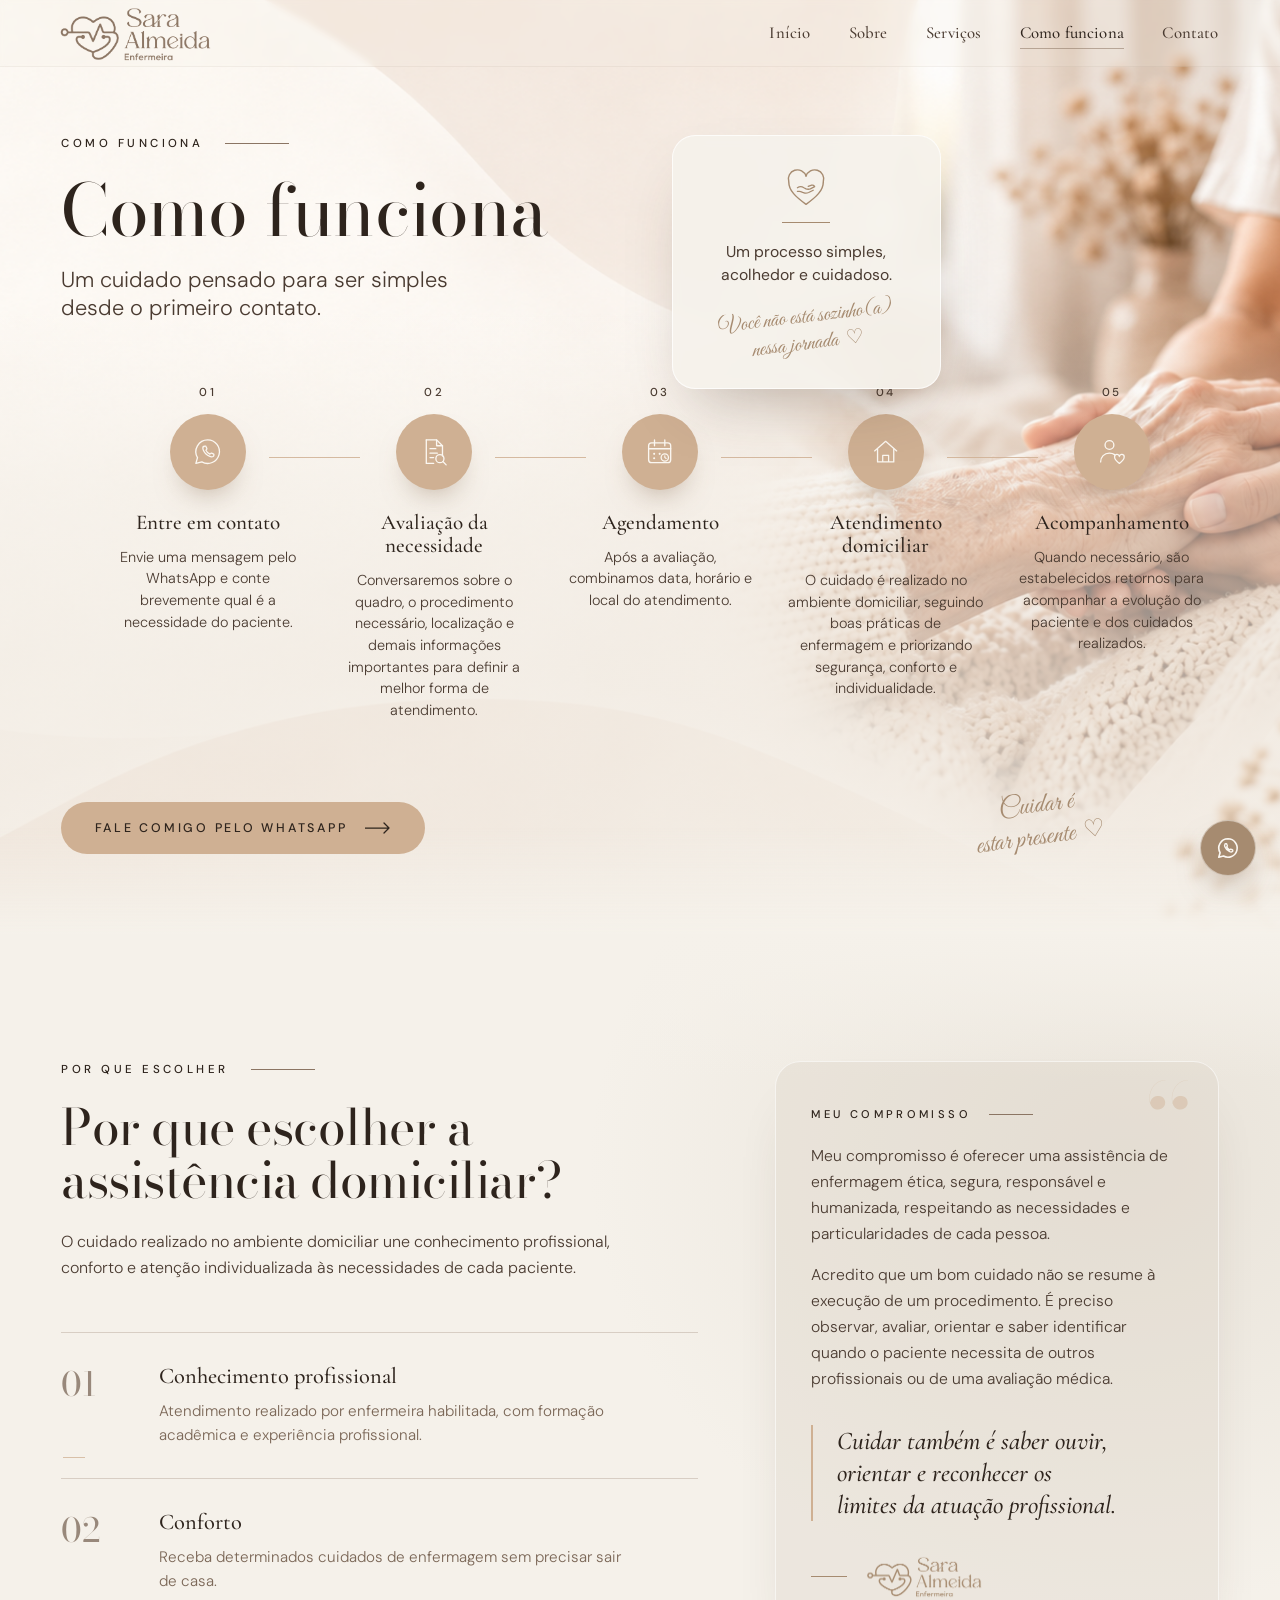
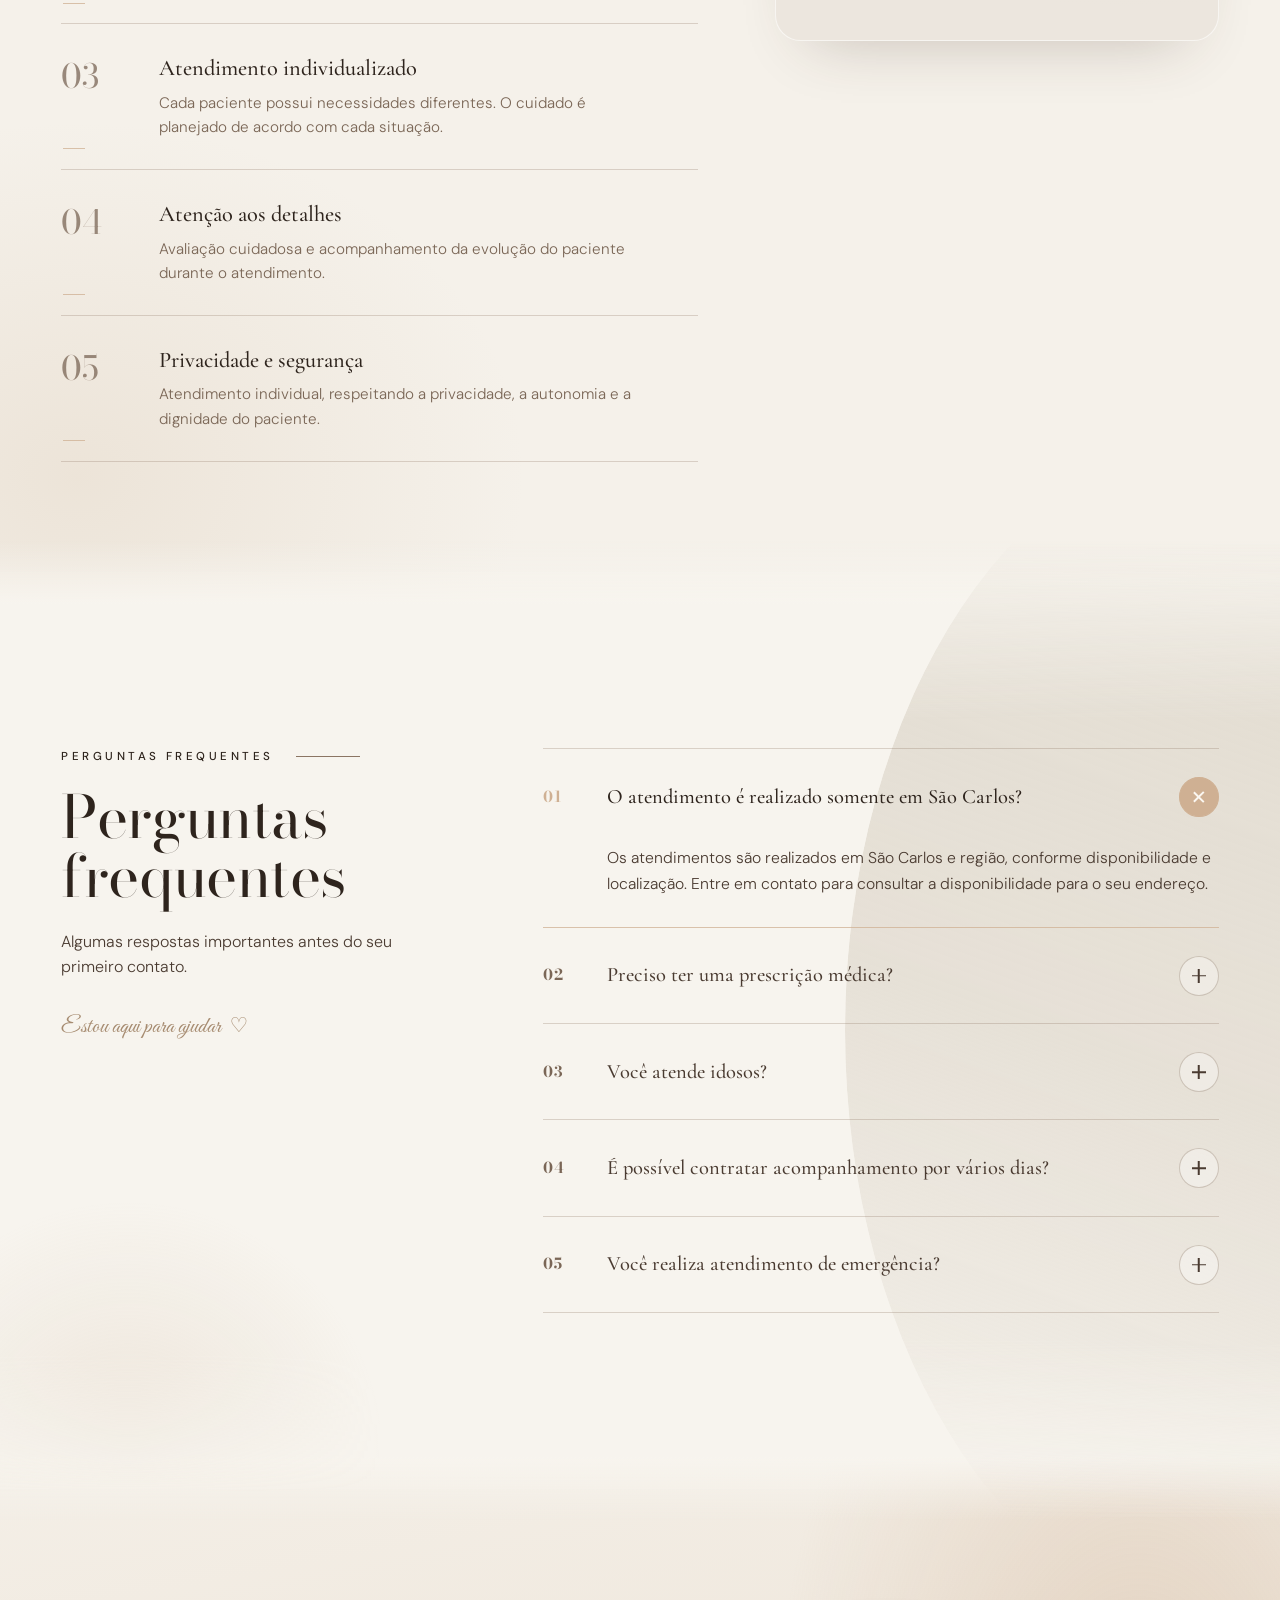
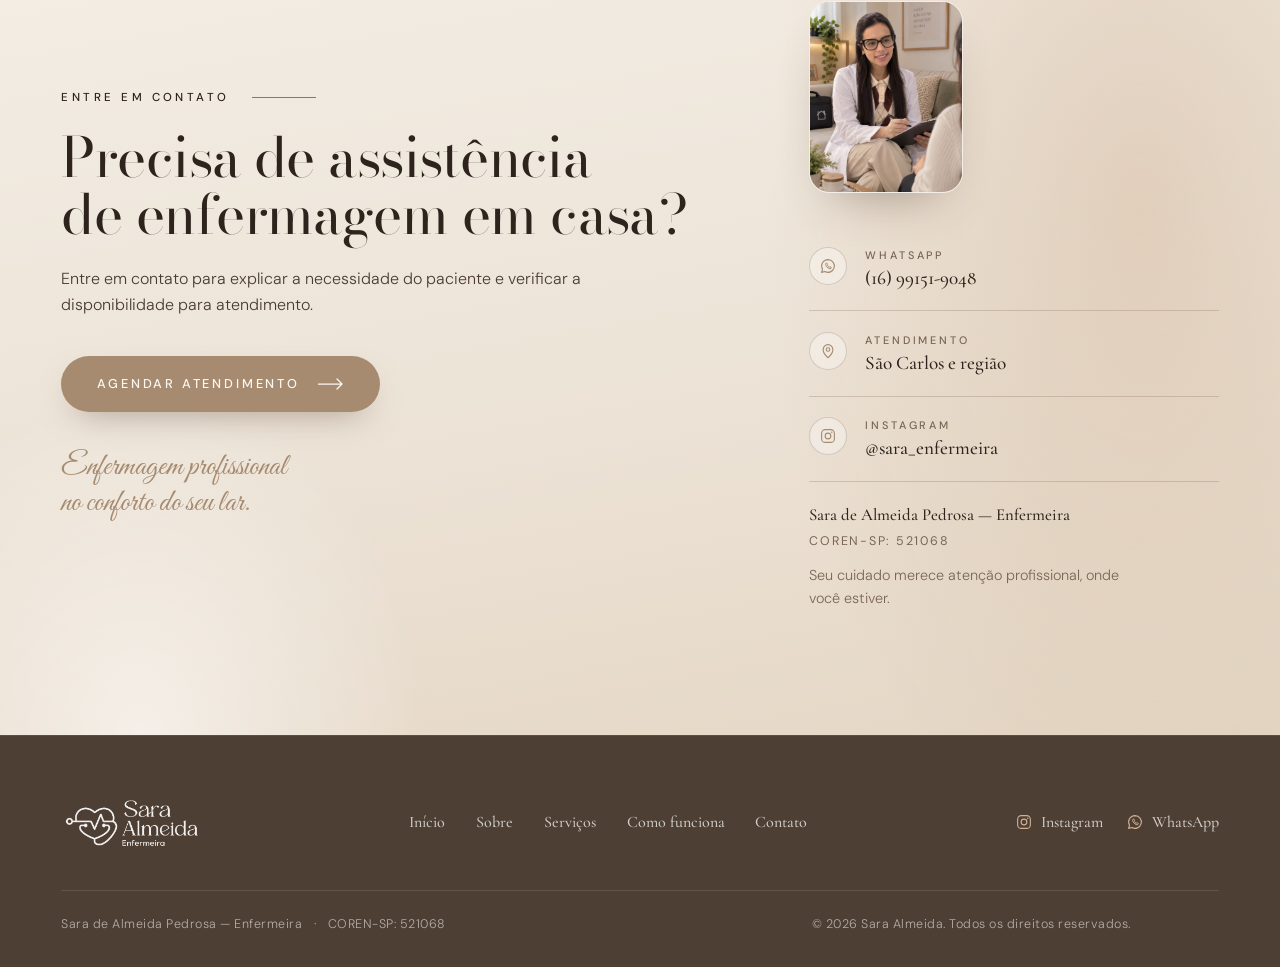
<file: atendimento.html>
<!DOCTYPE html>
<html lang="pt-BR">
<head>
  <meta charset="UTF-8">
  <meta name="viewport" content="width=device-width, initial-scale=1">
  <title>Como funciona o atendimento | Sara Almeida Enfermeira</title>
  <meta name="description" content="Entenda como funciona o atendimento domiciliar de enfermagem com Sara Almeida: contato, avaliação, agendamento, atendimento em casa e acompanhamento.">
  <meta name="theme-color" content="#EAE9E4">

  <link rel="preconnect" href="https://fonts.googleapis.com">
  <link rel="preconnect" href="https://fonts.gstatic.com" crossorigin>
  <link href="https://fonts.googleapis.com/css2?family=Cormorant+Garamond:ital,wght@0,400;0,500;0,600;1,400;1,500&family=Bodoni+Moda:opsz,wght@6..96,400;6..96,500&family=DM+Sans:wght@300;400;500&family=Great+Vibes&display=swap" rel="stylesheet">

  <link rel="stylesheet" href="css/styles.css">
</head>
<body class="page-atendimento">

  <div class="scroll-progress" id="scrollProgress" aria-hidden="true"></div>

  <!-- ===================== HEADER ===================== -->
  <header class="header" id="header">
    <div class="header__inner container">
      <a class="logo" href="index.html" aria-label="Sara Almeida – Enfermeira. Voltar ao início">
        <span class="logo__img" role="img" aria-hidden="true"></span>
      </a>

      <button class="nav-toggle" type="button" aria-label="Abrir menu" aria-expanded="false" aria-controls="mobileMenu">
        <span class="nav-toggle__bar"></span>
        <span class="nav-toggle__bar"></span>
        <span class="nav-toggle__bar"></span>
      </button>

      <nav class="nav" id="nav" aria-label="Navegação principal">
        <ul class="nav__list">
          <li class="nav__item"><a class="nav__link" href="index.html">Início</a></li>
          <li class="nav__item"><a class="nav__link" href="index.html#sobre">Sobre</a></li>
          <li class="nav__item"><a class="nav__link" href="index.html#servicos">Serviços</a></li>
          <li class="nav__item"><a class="nav__link" href="atendimento.html#como-funciona">Como funciona</a></li>
          <li class="nav__item"><a class="nav__link" href="atendimento.html#contato">Contato</a></li>
        </ul>
      </nav>
    </div>
  </header>

  <!-- ===================== MENU MOBILE (banner central) ===================== -->
  <div class="menu" id="mobileMenu">
    <div class="menu__overlay" data-menu-close></div>

    <div class="menu__panel" role="dialog" aria-modal="true" aria-label="Menu de navegação">
      <span class="menu__logo" role="img" aria-label="Sara Almeida – Enfermeira"></span>

      <nav class="menu__nav" aria-label="Navegação do menu">
        <ul class="menu__list">
          <li class="menu__item" style="--i: 0"><a class="menu__link" href="index.html"><span class="menu__num" aria-hidden="true">01</span><span class="menu__label">Início</span></a></li>
          <li class="menu__item" style="--i: 1"><a class="menu__link" href="index.html#sobre"><span class="menu__num" aria-hidden="true">02</span><span class="menu__label">Sobre</span></a></li>
          <li class="menu__item" style="--i: 2"><a class="menu__link" href="index.html#servicos"><span class="menu__num" aria-hidden="true">03</span><span class="menu__label">Serviços</span></a></li>
          <li class="menu__item" style="--i: 3"><a class="menu__link" href="atendimento.html#como-funciona"><span class="menu__num" aria-hidden="true">04</span><span class="menu__label">Como funciona</span></a></li>
          <li class="menu__item" style="--i: 4"><a class="menu__link" href="atendimento.html#contato"><span class="menu__num" aria-hidden="true">05</span><span class="menu__label">Contato</span></a></li>
        </ul>
      </nav>
    </div>
  </div>

  <main class="page-main">
    <!-- ===================== COMO FUNCIONA (seção 5) ===================== -->
    <section class="how" id="como-funciona" data-reveal="0.2">
      <div class="how__bg" aria-hidden="true"></div>
      <div class="how__inner container">

        <header class="how__head">
          <p class="how__label reveal reveal--label" style="--d: 0ms">
            <span>Como funciona</span><span class="how__label-line" aria-hidden="true"></span>
          </p>
          <h2 class="how__title reveal reveal--left reveal--quick" style="--d: 120ms">Como funciona</h2>
          <p class="how__subtitle reveal reveal--up-sm" style="--d: 260ms">Um cuidado pensado para ser simples <br class="how__br">desde o primeiro contato.</p>
        </header>

        <aside class="how__card reveal reveal--card" style="--d: 300ms" aria-label="Mensagem de acolhimento">
          <svg class="how__card-icon" viewBox="0 0 64 64" fill="none" aria-hidden="true">
            <path d="M32 56C18 46 8 37 8 24.5A11.5 11.5 0 0 1 32 17a11.5 11.5 0 0 1 24 7.5C56 37 46 46 32 56Z" stroke="currentColor" stroke-width="2" stroke-linejoin="round"/>
            <path d="M20 33c3-2 6-2 9 0l3 1.5c2 .8 4 .8 6 0l6-3c-.6-1.8-2.4-2.6-4.2-2l-4.8 1.6" stroke="currentColor" stroke-width="1.8" stroke-linecap="round" stroke-linejoin="round"/>
            <path d="M20 38h2.5c1.8 0 3.2.6 4.8 1.3l3 1c1.8.4 3.6 0 5.4-.7L42 36.5" stroke="currentColor" stroke-width="1.8" stroke-linecap="round" stroke-linejoin="round"/>
          </svg>
          <span class="how__card-line" aria-hidden="true"></span>
          <p class="how__card-text">Um processo simples, <br>acolhedor e cuidadoso.</p>
          <p class="how__card-script"><span class="how__script-clip">Você não está sozinho(a) <br>nessa jornada <span class="how__heart">♡</span></span></p>
        </aside>

        <ol class="steps" aria-label="Etapas do atendimento">
            <li class="step" style="--d: 350ms">
              <span class="step__num" aria-hidden="true">01</span>
              <span class="step__circle"><svg viewBox="0 0 48 48" fill="none" aria-hidden="true"><path d="M24 8a16 16 0 0 0-13.8 24.1L8 40l8.1-2.1A16 16 0 1 0 24 8Z" stroke="currentColor" stroke-width="1.8" stroke-linejoin="round"/><path d="M18.5 17.5c.4-.9 1-1 1.6-1h1c.4 0 .7.3.8.7l1 2.6c.1.4 0 .8-.3 1.1l-1 1.1c1.2 2.4 3 4.2 5.4 5.4l1.1-1c.3-.3.7-.4 1.1-.3l2.6 1c.4.1.7.4.7.8v1c0 .6-.1 1.2-1 1.6-1.4.7-3 .6-4.6 0-4.3-1.7-7.4-4.8-9-9-.6-1.6-.7-3.2 0-4.6Z" stroke="currentColor" stroke-width="1.7" stroke-linejoin="round"/></svg></span>
              <h3 class="step__title">Entre em contato</h3>
              <p class="step__text">Envie uma mensagem pelo WhatsApp e conte brevemente qual é a necessidade do paciente.</p>
            </li>
            <li class="step" style="--d: 550ms">
              <span class="step__num" aria-hidden="true">02</span>
              <span class="step__circle"><svg viewBox="0 0 48 48" fill="none" aria-hidden="true"><path d="M14 8h14l8 8v14" stroke="currentColor" stroke-width="1.8" stroke-linecap="round" stroke-linejoin="round"/><path d="M28 8v8h8M14 8v32h10" stroke="currentColor" stroke-width="1.8" stroke-linecap="round" stroke-linejoin="round"/><path d="M19 20h8M19 26h10M19 32h5" stroke="currentColor" stroke-width="1.7" stroke-linecap="round"/><circle cx="32.5" cy="33.5" r="5.5" stroke="currentColor" stroke-width="1.8"/><path d="m36.5 37.5 4.5 4.5" stroke="currentColor" stroke-width="1.8" stroke-linecap="round"/></svg></span>
              <h3 class="step__title">Avaliação da necessidade</h3>
              <p class="step__text">Conversaremos sobre o quadro, o procedimento necessário, localização e demais informações importantes para definir a melhor forma de atendimento.</p>
            </li>
            <li class="step" style="--d: 750ms">
              <span class="step__num" aria-hidden="true">03</span>
              <span class="step__circle"><svg viewBox="0 0 48 48" fill="none" aria-hidden="true"><rect x="9" y="12" width="30" height="27" rx="4" stroke="currentColor" stroke-width="1.8"/><path d="M9 20h30M17 8v8M31 8v8" stroke="currentColor" stroke-width="1.8" stroke-linecap="round"/><circle cx="16.5" cy="27" r="1.4" fill="currentColor"/><circle cx="24" cy="27" r="1.4" fill="currentColor"/><circle cx="16.5" cy="33" r="1.4" fill="currentColor"/><circle cx="31" cy="32" r="5" stroke="currentColor" stroke-width="1.7"/><path d="M31 29.5V32l1.8 1.2" stroke="currentColor" stroke-width="1.5" stroke-linecap="round"/></svg></span>
              <h3 class="step__title">Agendamento</h3>
              <p class="step__text">Após a avaliação, combinamos data, horário e local do atendimento.</p>
            </li>
            <li class="step" style="--d: 950ms">
              <span class="step__num" aria-hidden="true">04</span>
              <span class="step__circle"><svg viewBox="0 0 48 48" fill="none" aria-hidden="true"><path d="M9 23 24 10l15 13" stroke="currentColor" stroke-width="1.8" stroke-linecap="round" stroke-linejoin="round"/><path d="M13 20.5V38h22V20.5" stroke="currentColor" stroke-width="1.8" stroke-linecap="round" stroke-linejoin="round"/><path d="M20 38v-9h8v9" stroke="currentColor" stroke-width="1.7" stroke-linejoin="round"/></svg></span>
              <h3 class="step__title">Atendimento domiciliar</h3>
              <p class="step__text">O cuidado é realizado no ambiente domiciliar, seguindo boas práticas de enfermagem e priorizando segurança, conforto e individualidade.</p>
            </li>
            <li class="step" style="--d: 1150ms">
              <span class="step__num" aria-hidden="true">05</span>
              <span class="step__circle"><svg viewBox="0 0 48 48" fill="none" aria-hidden="true"><circle cx="21" cy="15" r="6" stroke="currentColor" stroke-width="1.8"/><path d="M9 38c0-7 5-12 12-12 3 0 5 .7 7 2" stroke="currentColor" stroke-width="1.8" stroke-linecap="round"/><path d="M34.5 40c-4-3-6.5-5.5-6.5-8.4a3.2 3.2 0 0 1 6.5-1 3.2 3.2 0 0 1 6.5 1c0 2.9-2.5 5.4-6.5 8.4Z" stroke="currentColor" stroke-width="1.7" stroke-linejoin="round"/></svg></span>
              <h3 class="step__title">Acompanhamento</h3>
              <p class="step__text">Quando necessário, são estabelecidos retornos para acompanhar a evolução do paciente e dos cuidados realizados.</p>
            </li>
        </ol>

        <div class="how__footer">
          <a class="btn btn--about btn--how reveal reveal--cta" style="--d: 1500ms" href="https://wa.me/5516991519048" target="_blank" rel="noopener noreferrer" aria-label="Fale comigo pelo WhatsApp" data-wa-modal>
            <span class="btn__label">Fale comigo pelo WhatsApp</span>
            <svg class="btn__arrow" width="26" height="12" viewBox="0 0 26 12" fill="none" aria-hidden="true">
              <path d="M0 6h24M19 1l5 5-5 5" stroke="currentColor" stroke-width="1.25" stroke-linecap="round" stroke-linejoin="round"/>
            </svg>
          </a>
          <p class="how__script" aria-hidden="true"><span class="how__script-clip">Cuidar é <br>estar presente <span class="how__heart">♡</span></span></p>
        </div>

      </div>
    </section>

    <!-- ===================== PRÓXIMAS SEÇÕES (estrutura reservada) ===================== -->
    <!-- ===================== POR QUE ESCOLHER + MEU COMPROMISSO (seção 6) ===================== -->
    <section class="why" id="diferenciais" data-reveal="0.2">
      <div class="why__inner container">

        <div class="why__content">
          <p class="why__label reveal reveal--label-sm" style="--d: 0ms">
            <span>Por que escolher</span><span class="why__label-line" aria-hidden="true"></span>
          </p>
          <h2 class="why__title reveal reveal--left reveal--quick" style="--d: 120ms">Por que escolher a <br class="why__br">assistência domiciliar?</h2>
          <p class="why__intro reveal reveal--up-xs" style="--d: 240ms">O cuidado realizado no ambiente domiciliar une conhecimento profissional, conforto e atenção individualizada às necessidades de cada paciente.</p>

          <ol class="why__list" aria-label="Diferenciais da assistência domiciliar">
            <li class="why__item" style="--d: 300ms">
              <span class="why__num" aria-hidden="true">01</span>
              <div class="why__body">
                <h3 class="why__item-title">Conhecimento profissional</h3>
                <p class="why__item-text">Atendimento realizado por enfermeira habilitada, com formação acadêmica e experiência profissional.</p>
              </div>
            </li>
            <li class="why__item" style="--d: 430ms">
              <span class="why__num" aria-hidden="true">02</span>
              <div class="why__body">
                <h3 class="why__item-title">Conforto</h3>
                <p class="why__item-text">Receba determinados cuidados de enfermagem sem precisar sair de casa.</p>
              </div>
            </li>
            <li class="why__item" style="--d: 560ms">
              <span class="why__num" aria-hidden="true">03</span>
              <div class="why__body">
                <h3 class="why__item-title">Atendimento individualizado</h3>
                <p class="why__item-text">Cada paciente possui necessidades diferentes. O cuidado é planejado de acordo com cada situação.</p>
              </div>
            </li>
            <li class="why__item" style="--d: 690ms">
              <span class="why__num" aria-hidden="true">04</span>
              <div class="why__body">
                <h3 class="why__item-title">Atenção aos detalhes</h3>
                <p class="why__item-text">Avaliação cuidadosa e acompanhamento da evolução do paciente durante o atendimento.</p>
              </div>
            </li>
            <li class="why__item" style="--d: 820ms">
              <span class="why__num" aria-hidden="true">05</span>
              <div class="why__body">
                <h3 class="why__item-title">Privacidade e segurança</h3>
                <p class="why__item-text">Atendimento individual, respeitando a privacidade, a autonomia e a dignidade do paciente.</p>
              </div>
            </li>
          </ol>
        </div>

        <aside class="why__aside">
          <div class="commit reveal reveal--commit" id="compromisso" style="--d: 320ms">
            <span class="commit__quote" aria-hidden="true">“</span>
            <p class="commit__label">
              <span>Meu compromisso</span><span class="commit__label-line" aria-hidden="true"></span>
            </p>
            <p class="commit__text">Meu compromisso é oferecer uma assistência de enfermagem ética, segura, responsável e humanizada, respeitando as necessidades e particularidades de cada pessoa.</p>
            <p class="commit__text">Acredito que um bom cuidado não se resume à execução de um procedimento. É preciso observar, avaliar, orientar e saber identificar quando o paciente necessita de outros profissionais ou de uma avaliação médica.</p>
            <blockquote class="commit__highlight">
              <p class="commit__clip">Cuidar também é saber ouvir, orientar e reconhecer os limites da atuação profissional.</p>
            </blockquote>
            <p class="commit__sign">
              <span class="commit__logo" role="img" aria-label="Sara Almeida, Enfermeira"></span>
            </p>
          </div>
        </aside>

      </div>
    </section>
    <!-- ===================== PERGUNTAS FREQUENTES (seção 7) ===================== -->
    <section class="faq" id="faq" data-reveal="0.2">
      <div class="faq__inner container">

        <div class="faq__head">
          <p class="faq__label reveal reveal--label-sm" style="--d: 0ms">
            <span>Perguntas frequentes</span><span class="faq__label-line" aria-hidden="true"></span>
          </p>
          <h2 class="faq__title reveal reveal--left reveal--quick" style="--d: 120ms">Perguntas <br class="faq__br">frequentes</h2>
          <p class="faq__support reveal reveal--up-xs" style="--d: 240ms">Algumas respostas importantes antes do seu primeiro contato.</p>
          <p class="faq__script reveal reveal--up-xs" style="--d: 420ms" aria-hidden="true">Estou aqui para ajudar <span class="faq__heart">♡</span></p>
        </div>

        <div class="faq__list-wrap">
          <ol class="faq__list">
            <li class="faq__item is-open" style="--d: 250ms">
              <h3 class="faq__heading">
                <button class="faq__trigger" type="button" id="faq-q1" aria-expanded="true" aria-controls="faq-a1">
                  <span class="faq__num" aria-hidden="true">01</span>
                  <span class="faq__question">O atendimento é realizado somente em São Carlos?</span>
                  <span class="faq__icon" aria-hidden="true"><span></span><span></span></span>
                </button>
              </h3>
              <div class="faq__panel" id="faq-a1" role="region" aria-labelledby="faq-q1">
                <div class="faq__panel-inner">
                  <p class="faq__answer">Os atendimentos são realizados em São Carlos e região, conforme disponibilidade e localização. Entre em contato para consultar a disponibilidade para o seu endereço.</p>
                </div>
              </div>
            </li>
            <li class="faq__item" style="--d: 370ms">
              <h3 class="faq__heading">
                <button class="faq__trigger" type="button" id="faq-q2" aria-expanded="false" aria-controls="faq-a2">
                  <span class="faq__num" aria-hidden="true">02</span>
                  <span class="faq__question">Preciso ter uma prescrição médica?</span>
                  <span class="faq__icon" aria-hidden="true"><span></span><span></span></span>
                </button>
              </h3>
              <div class="faq__panel" id="faq-a2" role="region" aria-labelledby="faq-q2" aria-hidden="true">
                <div class="faq__panel-inner">
                  <p class="faq__answer">A necessidade de prescrição depende do procedimento ou cuidado solicitado. Durante o contato inicial, será orientado quais documentos e informações são necessários para cada atendimento.</p>
                </div>
              </div>
            </li>
            <li class="faq__item" style="--d: 490ms">
              <h3 class="faq__heading">
                <button class="faq__trigger" type="button" id="faq-q3" aria-expanded="false" aria-controls="faq-a3">
                  <span class="faq__num" aria-hidden="true">03</span>
                  <span class="faq__question">Você atende idosos?</span>
                  <span class="faq__icon" aria-hidden="true"><span></span><span></span></span>
                </button>
              </h3>
              <div class="faq__panel" id="faq-a3" role="region" aria-labelledby="faq-q3" aria-hidden="true">
                <div class="faq__panel-inner">
                  <p class="faq__answer">Sim. A assistência domiciliar pode ser realizada para idosos que necessitem de cuidados de enfermagem, desde que a necessidade esteja dentro do escopo do atendimento oferecido.</p>
                </div>
              </div>
            </li>
            <li class="faq__item" style="--d: 610ms">
              <h3 class="faq__heading">
                <button class="faq__trigger" type="button" id="faq-q4" aria-expanded="false" aria-controls="faq-a4">
                  <span class="faq__num" aria-hidden="true">04</span>
                  <span class="faq__question">É possível contratar acompanhamento por vários dias?</span>
                  <span class="faq__icon" aria-hidden="true"><span></span><span></span></span>
                </button>
              </h3>
              <div class="faq__panel" id="faq-a4" role="region" aria-labelledby="faq-q4" aria-hidden="true">
                <div class="faq__panel-inner">
                  <p class="faq__answer">Sim, dependendo da necessidade do paciente. O formato do acompanhamento é definido após avaliação da demanda.</p>
                </div>
              </div>
            </li>
            <li class="faq__item faq__item--alert" style="--d: 730ms">
              <h3 class="faq__heading">
                <button class="faq__trigger" type="button" id="faq-q5" aria-expanded="false" aria-controls="faq-a5">
                  <span class="faq__num" aria-hidden="true">05</span>
                  <span class="faq__question">Você realiza atendimento de emergência?</span>
                  <span class="faq__icon" aria-hidden="true"><span></span><span></span></span>
                </button>
              </h3>
              <div class="faq__panel" id="faq-a5" role="region" aria-labelledby="faq-q5" aria-hidden="true">
                <div class="faq__panel-inner">
                  <p class="faq__answer"><svg class="faq__alert-icon" viewBox="0 0 24 24" fill="none" aria-hidden="true"><circle cx="12" cy="12" r="10" stroke="currentColor" stroke-width="1.4"/><path d="M12 7.5v5.5" stroke="currentColor" stroke-width="1.6" stroke-linecap="round"/><circle cx="12" cy="16.4" r="0.9" fill="currentColor"/></svg> Não. A assistência domiciliar não substitui um serviço de emergência. Em situações de urgência ou emergência, deve-se procurar imediatamente um serviço de atendimento emergencial ou acionar o <strong>SAMU pelo 192</strong>.</p>
                </div>
              </div>
            </li>
          </ol>
        </div>

      </div>
    </section>
    <!-- ===================== CONTATO / CTA FINAL (seção 8) ===================== -->
    <section class="contact" id="contato" data-reveal="0.2">
      <div class="contact__inner container">

        <div class="contact__main">
          <p class="contact__label reveal reveal--label-sm" style="--d: 0ms">
            <span>Entre em contato</span><span class="contact__label-line" aria-hidden="true"></span>
          </p>
          <h2 class="contact__title reveal reveal--left reveal--quick" style="--d: 120ms">Precisa de assistência <br class="contact__br">de enfermagem em casa?</h2>
          <p class="contact__text reveal reveal--up-xs" style="--d: 240ms">Entre em contato para explicar a necessidade do paciente e verificar a disponibilidade para atendimento.</p>

          <a class="btn btn--cta reveal reveal--cta" style="--d: 380ms" href="https://wa.me/5516991519048" target="_blank" rel="noopener noreferrer" aria-label="Agendar atendimento pelo WhatsApp" data-wa-modal>
            <span class="btn__label">Agendar atendimento</span>
            <svg class="btn__arrow" width="26" height="12" viewBox="0 0 26 12" fill="none" aria-hidden="true">
              <path d="M0 6h24M19 1l5 5-5 5" stroke="currentColor" stroke-width="1.25" stroke-linecap="round" stroke-linejoin="round"/>
            </svg>
          </a>

          <p class="contact__script reveal reveal--up-xs" style="--d: 560ms">Enfermagem profissional <br class="contact__br-script">no conforto do seu lar.</p>
        </div>

        <aside class="contact__aside" aria-label="Informações de contato">
          <figure class="contact__portrait reveal reveal--card img-reveal" style="--d: 200ms; --wipe-d: 380ms; --reveal-color: var(--sand)">
            <img src="Assets/img - Sara - 1.jpeg" alt="Sara Almeida, enfermeira" style="object-position: 50% 18%" loading="lazy" decoding="async">
          </figure>

          <ul class="contact__list">
            <li class="contact__item" style="--d: 300ms">
              <span class="contact__icon" aria-hidden="true"><svg viewBox="0 0 24 24" fill="none" aria-hidden="true"><path d="M12 3.5a8.5 8.5 0 0 0-7.3 12.8L3.5 20.5l4.3-1.1A8.5 8.5 0 1 0 12 3.5Z" stroke="currentColor" stroke-width="1.5" stroke-linejoin="round"/><path d="M9.1 8.6c.2-.5.5-.5.8-.5h.5c.2 0 .4.1.5.4l.5 1.3c.1.2 0 .4-.1.6l-.5.6c.6 1.2 1.5 2.1 2.7 2.7l.6-.5c.2-.2.4-.2.6-.1l1.3.5c.3.1.4.3.4.5v.5c0 .3-.1.6-.5.8-.7.4-1.5.3-2.3 0-2.1-.9-3.7-2.4-4.5-4.5-.3-.8-.4-1.6 0-2.3Z" stroke="currentColor" stroke-width="1.3" stroke-linejoin="round"/></svg></span>
              <div>
                <span class="contact__key">WhatsApp</span>
                <a class="contact__value" href="https://wa.me/5516991519048" target="_blank" rel="noopener noreferrer" aria-label="Falar com Sara pelo WhatsApp: (16) 99151-9048 (abre em nova aba)">(16) 99151-9048</a>
              </div>
            </li>
            <li class="contact__item" style="--d: 420ms">
              <span class="contact__icon" aria-hidden="true"><svg viewBox="0 0 24 24" fill="none" aria-hidden="true"><path d="M12 21s6.5-5.6 6.5-11A6.5 6.5 0 0 0 5.5 10c0 5.4 6.5 11 6.5 11Z" stroke="currentColor" stroke-width="1.5" stroke-linejoin="round"/><circle cx="12" cy="10" r="2.4" stroke="currentColor" stroke-width="1.5"/></svg></span>
              <div>
                <span class="contact__key">Atendimento</span>
                <span class="contact__value">São Carlos e região</span>
              </div>
            </li>
            <li class="contact__item" style="--d: 540ms">
              <span class="contact__icon" aria-hidden="true"><svg viewBox="0 0 24 24" fill="none" aria-hidden="true"><rect x="3.5" y="3.5" width="17" height="17" rx="5" stroke="currentColor" stroke-width="1.5"/><circle cx="12" cy="12" r="3.8" stroke="currentColor" stroke-width="1.5"/><circle cx="17" cy="7" r="1" fill="currentColor"/></svg></span>
              <div>
                <span class="contact__key">Instagram</span>
                <a class="contact__value" href="https://www.instagram.com/sara_enfermeira?utm_source=ig_web_button_share_sheet&rpxt=ZDNlZDc0MzIxNw==" target="_blank" rel="noopener noreferrer" aria-label="Instagram @sara_enfermeira (abre em nova aba)">@sara_enfermeira</a>
              </div>
            </li>
          </ul>

          <div class="contact__pro contact__item" style="--d: 660ms">
            <p class="contact__name">Sara de Almeida Pedrosa — Enfermeira</p>
            <p class="contact__coren">COREN-SP: 521068</p>
            <p class="contact__note">Seu cuidado merece atenção profissional, onde você estiver.</p>
          </div>
        </aside>

      </div>
    </section>
  </main>

  <!-- ===================== FOOTER ===================== -->
  <footer class="footer">
    <div class="footer__inner container">
      <div class="footer__top">
        <a class="footer__brand" href="index.html" aria-label="Sara Almeida – Enfermeira. Voltar ao início">
          <img class="footer__logo" src="Assets/img-logo.png" alt="Sara Almeida, Enfermeira">
        </a>

        <nav class="footer__nav" aria-label="Navegação do rodapé">
          <a href="index.html">Início</a>
          <a href="index.html#sobre">Sobre</a>
          <a href="index.html#servicos">Serviços</a>
          <a href="atendimento.html#como-funciona">Como funciona</a>
          <a href="atendimento.html#contato">Contato</a>
        </nav>

        <div class="footer__social">
          <a href="https://www.instagram.com/sara.asordeep?stkn=MTVyc2oydzE3dmZpdg==" target="_blank" rel="noopener noreferrer" aria-label="Instagram @sara.asordeep (abre em nova aba)"><svg viewBox="0 0 24 24" fill="none" aria-hidden="true"><rect x="3.5" y="3.5" width="17" height="17" rx="5" stroke="currentColor" stroke-width="1.5"/><circle cx="12" cy="12" r="3.8" stroke="currentColor" stroke-width="1.5"/><circle cx="17" cy="7" r="1" fill="currentColor"/></svg><span>Instagram</span></a>
          <a href="https://wa.me/5516991519048" target="_blank" rel="noopener noreferrer" aria-label="Falar com Sara pelo WhatsApp (abre em nova aba)"><svg viewBox="0 0 24 24" fill="none" aria-hidden="true"><path d="M12 3.5a8.5 8.5 0 0 0-7.3 12.8L3.5 20.5l4.3-1.1A8.5 8.5 0 1 0 12 3.5Z" stroke="currentColor" stroke-width="1.5" stroke-linejoin="round"/><path d="M9.1 8.6c.2-.5.5-.5.8-.5h.5c.2 0 .4.1.5.4l.5 1.3c.1.2 0 .4-.1.6l-.5.6c.6 1.2 1.5 2.1 2.7 2.7l.6-.5c.2-.2.4-.2.6-.1l1.3.5c.3.1.4.3.4.5v.5c0 .3-.1.6-.5.8-.7.4-1.5.3-2.3 0-2.1-.9-3.7-2.4-4.5-4.5-.3-.8-.4-1.6 0-2.3Z" stroke="currentColor" stroke-width="1.3" stroke-linejoin="round"/></svg><span>WhatsApp</span></a>
        </div>
      </div>

      <div class="footer__bottom">
        <p class="footer__pro">Sara de Almeida Pedrosa — Enfermeira <span class="footer__sep" aria-hidden="true">·</span> COREN-SP: 521068</p>
        <p class="footer__copy">© 2026 Sara Almeida. Todos os direitos reservados.</p>
      </div>
    </div>
  </footer>

  <!-- WhatsApp flutuante -->
  <a class="wa-float" href="https://wa.me/5516991519048" target="_blank" rel="noopener noreferrer" aria-label="Falar com Sara pelo WhatsApp" data-wa-modal><svg viewBox="0 0 24 24" fill="none" aria-hidden="true"><path d="M12 3.5a8.5 8.5 0 0 0-7.3 12.8L3.5 20.5l4.3-1.1A8.5 8.5 0 1 0 12 3.5Z" stroke="currentColor" stroke-width="1.5" stroke-linejoin="round"/><path d="M9.1 8.6c.2-.5.5-.5.8-.5h.5c.2 0 .4.1.5.4l.5 1.3c.1.2 0 .4-.1.6l-.5.6c.6 1.2 1.5 2.1 2.7 2.7l.6-.5c.2-.2.4-.2.6-.1l1.3.5c.3.1.4.3.4.5v.5c0 .3-.1.6-.5.8-.7.4-1.5.3-2.3 0-2.1-.9-3.7-2.4-4.5-4.5-.3-.8-.4-1.6 0-2.3Z" stroke="currentColor" stroke-width="1.3" stroke-linejoin="round"/></svg></a>

  <script src="js/main.js" defer></script>
</body>
</html>
</file>
<file: css/styles.css>
@charset "UTF-8";

/* =====================================================================
   TOKENS
   ===================================================================== */
:root {
  /* Identidade */
  --sand: #D9D1C4;
  --linen: #DFD9CD;
  --caramel: #CFB093;
  --taupe: #D6C2AA;
  --ivory: #EAE9E4;

  /* Derivados */
  --cream: #F5F1EA;
  --cream-rgb: 240, 234, 225;
  --caramel-deep: #A68B70;
  --caramel-deeper: #957A5F;
  --caramel-hover: #C4A385;

  --ink: #2E241D;
  --ink-soft: #4A3B31;
  --ink-muted: #7A6656;
  --ink-line: #8B7563;

  /* Tipografia */
  --font-serif: "Cormorant Garamond", "Times New Roman", serif;
  --font-display: "Bodoni Moda", "Didot", "Cormorant Garamond", serif;
  --font-sans: "DM Sans", system-ui, -apple-system, "Segoe UI", sans-serif;
  --font-script: "Great Vibes", cursive;

  /* Layout */
  --gutter: clamp(20px, 4.8vw, 80px);
  --header-h: clamp(64px, 5.2vw, 76px);

  /* Motion */
  --ease-out: cubic-bezier(0.16, 1, 0.3, 1);
  --dur: 1000ms;
}

/* =====================================================================
   BASE
   ===================================================================== */
*, *::before, *::after { box-sizing: border-box; }

html {
  scroll-behavior: smooth;
  -webkit-text-size-adjust: 100%;
}

body {
  margin: 0;
  font-family: var(--font-sans);
  font-weight: 400;
  color: var(--ink);
  background: var(--cream);
  line-height: 1.5;
  overflow-x: hidden;
  -webkit-font-smoothing: antialiased;
  -moz-osx-font-smoothing: grayscale;
}

img { display: block; max-width: 100%; }
a { color: inherit; text-decoration: none; }
ul { margin: 0; padding: 0; list-style: none; }
h1, h2, p { margin: 0; }
button { font: inherit; color: inherit; background: none; border: 0; padding: 0; cursor: pointer; }

:focus-visible {
  outline: 2px solid var(--caramel-deep);
  outline-offset: 4px;
  border-radius: 4px;
}

.container {
  width: 100%;
  padding-inline: var(--gutter);
}

/* =====================================================================
   ENTRADA E SAÍDA DE PÁGINA (index ↔ atendimento)
   ===================================================================== */
.page-main {
  opacity: 0;
  transform: translateY(8px);
  transition: opacity 600ms var(--ease-out), transform 600ms var(--ease-out);
}
.is-page-ready .page-main { opacity: 1; transform: none; }

/* saída: o conteúdo recua um pouco antes de a navegação acontecer */
.is-page-leaving .page-main,
.is-page-leaving .header,
.is-page-leaving .wa-float {
  opacity: 0;
  transform: translateY(-5px);
  transition: opacity 280ms ease, transform 280ms var(--ease-out);
}
.is-page-leaving { cursor: progress; }

/* =====================================================================
   INDICADOR DE PROGRESSO DE LEITURA (linha de 2px no topo)
   ===================================================================== */
.scroll-progress {
  position: fixed;
  top: 0;
  left: 0;
  z-index: 90;
  width: 100%;
  height: 2px;
  background: var(--caramel);
  transform: scaleX(0);
  transform-origin: left center;
  pointer-events: none;
  opacity: 0;
  transition: opacity 400ms ease;
}
.is-page-ready .scroll-progress { opacity: 0.85; }
/* fora do caminho enquanto o banner do menu mobile está aberto */
body.menu-open .scroll-progress,
.is-page-leaving .scroll-progress { opacity: 0; }

/* Seções ainda não construídas em atendimento.html */
.upcoming:empty { display: block; }

/* =====================================================================
   HEADER
   ===================================================================== */
.header {
  position: fixed;
  inset: 0 0 auto 0;
  z-index: 50;
  height: var(--header-h);
  background: rgba(var(--cream-rgb), 0.16);
  -webkit-backdrop-filter: blur(3px);
  backdrop-filter: blur(3px);
  border-bottom: 1px solid rgba(80, 60, 45, 0.05);
  transition: background 500ms ease, box-shadow 500ms ease, backdrop-filter 500ms ease;
}
.header.is-scrolled {
  background: rgba(var(--cream-rgb), 0.82);
  -webkit-backdrop-filter: blur(12px);
  backdrop-filter: blur(12px);
  box-shadow: 0 1px 24px rgba(60, 40, 25, 0.06);
}

.header__inner {
  height: 100%;
  display: flex;
  align-items: center;
  justify-content: space-between;
  gap: 24px;
}

/* Logo (asset branco tingido via mask para reproduzir o marrom da referência) */
.logo {
  display: block;
  flex: 0 0 auto;
  margin-left: -6px;                        /* compensa o respiro interno do PNG da logo */
  opacity: 0;
  transform: translateY(-14px);
  transition: opacity 900ms var(--ease-out), transform 900ms var(--ease-out);
}
.logo__img {
  display: block;
  width: clamp(150px, 12.5vw, 184px);
  aspect-ratio: 1958 / 803;
  background-color: var(--ink-line);
  -webkit-mask: url("../Assets/img-logo.png") center / contain no-repeat;
  mask: url("../Assets/img-logo.png") center / contain no-repeat;
}

/* Navegação */
.nav {
  display: flex;
  align-items: center;
  gap: clamp(24px, 2.8vw, 46px);
}
.nav__list {
  display: flex;
  align-items: center;
  gap: clamp(24px, 3vw, 50px);
}
.nav__item {
  opacity: 0;
  transform: translateY(-8px);
  transition: opacity 700ms var(--ease-out), transform 700ms var(--ease-out);
  transition-delay: calc(250ms + var(--i, 0) * 110ms);
}
.nav__item:nth-child(1) { --i: 0; }
.nav__item:nth-child(2) { --i: 1; }
.nav__item:nth-child(3) { --i: 2; }
.nav__item:nth-child(4) { --i: 3; }
.nav__item:nth-child(5) { --i: 4; }

.nav__link {
  position: relative;
  font-family: var(--font-serif);
  font-size: clamp(1.05rem, 1.15vw, 1.25rem);
  font-weight: 500;
  letter-spacing: 0.01em;
  color: var(--ink-soft);
  padding: 6px 0;
}
.nav__link::after {
  content: "";
  position: absolute;
  left: 0;
  bottom: 0;
  width: 100%;
  height: 1px;
  background: var(--ink-line);
  transform: scaleX(0);
  transform-origin: left center;
  transition: transform 400ms var(--ease-out);
}
.nav__link:hover::after,
.nav__link:focus-visible::after { transform: scaleX(1); }
.nav__link.is-active { color: var(--ink); }
.nav__link.is-active::after { transform: scaleX(1); opacity: 0.55; }

/* Hamburger (somente mobile) — 3 riscos finos que viram um "X" */
.nav-toggle {
  --bar-h: 1.5px;
  --bar-gap: 5px;
  --bar-shift: calc(var(--bar-h) + var(--bar-gap));   /* distância do risco 1/3 até o centro */
  display: none;
  width: 44px;
  height: 44px;
  align-items: center;
  justify-content: center;
  flex-direction: column;
  gap: var(--bar-gap);
  margin-right: -8px;
}
.nav-toggle__bar {
  display: block;
  width: 24px;
  height: var(--bar-h);
  border-radius: 2px;
  background: var(--ink-soft);
  transform-origin: 50% 50%;
  transition:
    transform 340ms var(--ease-out),
    opacity 340ms var(--ease-out);
}
.nav-toggle[aria-expanded="true"] .nav-toggle__bar:nth-child(1) { transform: translateY(var(--bar-shift)) rotate(45deg); }
.nav-toggle[aria-expanded="true"] .nav-toggle__bar:nth-child(2) { opacity: 0; transform: scaleX(0.6); }
.nav-toggle[aria-expanded="true"] .nav-toggle__bar:nth-child(3) { transform: translateY(calc(-1 * var(--bar-shift))) rotate(-45deg); }

/* Estado carregado */
.is-loaded .logo { opacity: 1; transform: none; }
.is-loaded .nav__item { opacity: 1; transform: none; }

/* =====================================================================
   MENU MOBILE — banner central (o header desktop permanece intacto)
   ===================================================================== */
body.menu-open { overflow: hidden; }

.menu { display: none; }

@media (max-width: 768px) {
  /* o header sobe acima do overlay para o "X" continuar clicável */
  .header { z-index: 70; }
  body.menu-open .header {
    background: transparent;
    -webkit-backdrop-filter: none;
    backdrop-filter: none;
    box-shadow: none;
    border-bottom-color: transparent;
  }

  .menu {
    position: fixed;
    inset: 0;
    z-index: 60;
    display: grid;
    place-items: center;
    padding: 20px;
    visibility: hidden;
    transition: visibility 0s linear 560ms;
  }
  .menu.is-open { visibility: visible; transition: visibility 0s; }

  /* ---- overlay: o site continua visível ao fundo, porém desfocado ---- */
  .menu__overlay {
    position: absolute;
    inset: 0;
    background: rgba(40, 34, 28, 0.28);
    -webkit-backdrop-filter: blur(8px);
    backdrop-filter: blur(8px);
    opacity: 0;
    transition: opacity 420ms var(--ease-out);
  }
  .menu.is-open .menu__overlay { opacity: 1; }

  /* ---- banner ---- */
  .menu__panel {
    position: relative;
    width: min(88vw, 420px);
    max-height: calc(100vh - 40px);
    max-height: calc(100dvh - 40px);
    overflow-y: auto;
    padding: clamp(28px, 7vw, 36px) clamp(24px, 6vw, 34px);
    border-radius: 28px;
    background: rgba(234, 233, 228, 0.96);
    border: 1px solid rgba(139, 117, 99, 0.18);
    box-shadow: 0 24px 60px -30px rgba(70, 50, 35, 0.38);
    opacity: 0;
    transform: translateY(20px) scale(0.96);
    filter: blur(4px);
    transition:
      opacity 480ms var(--ease-out),
      transform 480ms var(--ease-out),
      filter 480ms var(--ease-out);
  }
  .menu.is-open .menu__panel {
    opacity: 1;
    transform: translateY(0) scale(1);
    filter: blur(0);
  }

  /* ---- logo: mesmo asset do header, em escala menor ---- */
  .menu__logo {
    display: block;
    width: clamp(104px, 30vw, 124px);
    margin: 0 auto;
    aspect-ratio: 1958 / 803;
    background-color: var(--ink-line);
    -webkit-mask: url("../Assets/img-logo.png") center / contain no-repeat;
    mask: url("../Assets/img-logo.png") center / contain no-repeat;
    opacity: 0.92;
  }

  .menu__list { margin-top: clamp(18px, 4.5vw, 26px); }

  /* ---- links: entrada em cascata (120ms → 360ms) ---- */
  .menu__item {
    opacity: 0;
    transform: translateY(12px);
    transition: opacity 420ms var(--ease-out), transform 420ms var(--ease-out);
  }
  .menu__item + .menu__item { border-top: 1px solid rgba(139, 117, 99, 0.16); }
  .menu.is-open .menu__item {
    opacity: 1;
    transform: none;
    transition-delay: calc(120ms + var(--i, 0) * 60ms);
  }

  .menu__link {
    display: flex;
    align-items: baseline;
    gap: 14px;
    padding: clamp(12px, 3.2vw, 16px) 2px;
    color: var(--ink);
    transition: color 300ms var(--ease-out), transform 300ms var(--ease-out);
  }
  .menu__num {
    flex: 0 0 auto;
    font-family: var(--font-display);
    font-size: 0.7rem;
    letter-spacing: 0.1em;
    color: var(--ink-muted);
    transition: color 300ms var(--ease-out);
  }
  .menu__label {
    font-family: var(--font-serif);
    font-weight: 500;
    font-size: clamp(1.26rem, 5.4vw, 1.5rem);
    line-height: 1.15;
    letter-spacing: 0.01em;
  }
  .menu__link:hover,
  .menu__link:focus-visible,
  .menu__link:active { color: var(--caramel-deeper); transform: translateX(3px); }
  .menu__link:hover .menu__num,
  .menu__link:focus-visible .menu__num,
  .menu__link:active .menu__num { color: var(--caramel-deep); }

  /* ---- página/seção atual ---- */
  .menu__link.is-active { color: var(--caramel-deep); }
  .menu__link.is-active .menu__num { color: var(--caramel); }

  /* telas muito baixas: o banner encolhe antes de rolar */
  @media (max-height: 560px) {
    .menu__panel { padding-block: 22px; }
    .menu__logo { width: 92px; }
    .menu__list { margin-top: 14px; }
    .menu__link { padding-block: 10px; }
  }
}

/* =====================================================================
   BOTÕES
   ===================================================================== */
.btn {
  display: inline-flex;
  align-items: center;
  gap: 18px;
  border-radius: 999px;
  white-space: nowrap;
  transition: transform 300ms var(--ease-out), background-color 300ms ease, box-shadow 300ms ease;
}
.btn__arrow {
  flex: 0 0 auto;
  transition: transform 300ms var(--ease-out);
}
.btn:hover,
.btn:focus-visible { transform: translateY(-2px); }
.btn:hover .btn__arrow,
.btn:focus-visible .btn__arrow { transform: translateX(5px); }

.btn--hero {
  font-family: var(--font-serif);
  font-size: clamp(1.1rem, 1.35vw, 1.4rem);
  font-weight: 500;
  color: #FBF7F1;
  background: var(--caramel-deep);
  padding: clamp(15px, 1.4vw, 21px) clamp(28px, 2.4vw, 40px);
  box-shadow: 0 10px 30px -14px rgba(90, 65, 45, 0.45);
}
.btn--hero:hover,
.btn--hero:focus-visible {
  background: var(--caramel-deeper);
  box-shadow: 0 14px 34px -14px rgba(90, 65, 45, 0.55);
}

.btn--about {
  font-family: var(--font-sans);
  font-size: clamp(0.78rem, 0.85vw, 0.9rem);
  font-weight: 500;
  letter-spacing: 0.22em;
  text-transform: uppercase;
  color: var(--ink);
  background: var(--caramel);
  padding: clamp(16px, 1.3vw, 20px) clamp(28px, 2.5vw, 42px);
}
.btn--about:hover,
.btn--about:focus-visible { background: var(--caramel-hover); }

/* =====================================================================
   HERO
   ===================================================================== */
.hero {
  position: relative;
  min-height: 100vh;
  min-height: 100svh;
  overflow: hidden;
  isolation: isolate;
  display: flex;
}

.hero__bg {
  position: absolute;
  inset: -48px 0 0 0;
  z-index: -2;
  background: url("../Assets/fundo - hero.png") 62% 50% / cover no-repeat;
}

/* Véu claro reproduzindo o fade do lado esquerdo da referência */
.hero__veil {
  position: absolute;
  inset: 0;
  z-index: -1;
  pointer-events: none;
  background:
    linear-gradient(90deg,
      rgba(var(--cream-rgb), 0.86) 0%,
      rgba(var(--cream-rgb), 0.70) 26%,
      rgba(var(--cream-rgb), 0.30) 46%,
      rgba(var(--cream-rgb), 0.00) 62%),
    linear-gradient(180deg,
      rgba(var(--cream-rgb), 0.28) 0%,
      rgba(var(--cream-rgb), 0.00) 30%),
    rgba(var(--cream-rgb), 0.10);
}

.hero__inner {
  position: relative;
  display: flex;
  flex-direction: column;
  justify-content: center;
  width: 100%;
  min-height: 100vh;
  min-height: 100svh;
  padding-top: var(--header-h);
  padding-bottom: clamp(140px, 18vh, 200px);
}

.hero__content {
  max-width: min(46vw, 760px);
  transform: translateY(-2vh);
}

.hero__line {
  display: block;
  width: clamp(60px, 5.4vw, 90px);
  height: 1px;
  background: var(--ink-line);
  margin-bottom: clamp(32px, 4.2vw, 64px);
  transform: scaleX(0);
  transform-origin: left center;
  transition: transform 1100ms var(--ease-out);
  transition-delay: 300ms;
}

.hero__title {
  font-family: var(--font-serif);
  font-weight: 500;
  font-size: clamp(2.6rem, 4.45vw, 4.75rem);
  line-height: 1.04;
  letter-spacing: -0.005em;
  color: var(--ink);
  text-wrap: balance;
}

.hero__subtitle {
  margin-top: clamp(16px, 1.9vw, 30px);
  font-family: var(--font-sans);
  font-weight: 300;
  font-size: clamp(1.05rem, 1.55vw, 1.6rem);
  letter-spacing: 0.06em;
  color: var(--ink-muted);
}

.hero__content .btn--hero {
  margin-top: clamp(28px, 3.4vw, 54px);
}

/* Palavras discretas na parte inferior */
.hero__tags {
  position: absolute;
  left: var(--gutter);
  bottom: clamp(56px, 11vh, 110px);
  padding-left: 30px;
  border-left: 1px solid rgba(139, 117, 99, 0.55);
  font-size: clamp(0.66rem, 0.75vw, 0.8rem);
  font-weight: 400;
  letter-spacing: 0.26em;
  text-transform: uppercase;
  color: var(--ink-muted);
  line-height: 2.1;
  opacity: 0;
  transition: opacity 1200ms ease 1500ms;
}

/* Frase cursiva discreta (canto inferior direito) */
.hero__script {
  position: absolute;
  right: clamp(24px, 4vw, 70px);
  bottom: clamp(56px, 10vh, 100px);
  font-family: var(--font-script);
  font-size: clamp(1.4rem, 1.9vw, 2rem);
  line-height: 1.15;
  text-align: center;
  color: var(--caramel-deep);
  transform: rotate(-14deg);
  opacity: 0;
  transition: opacity 1200ms ease 1700ms;
}
.hero__heart { display: inline-block; font-family: var(--font-sans); font-size: 0.9em; margin-left: 4px; }

/* Animações de entrada da Hero */
.hero__title,
.hero__subtitle,
.hero__content .btn--hero {
  opacity: 0;
  transform: translateX(-70px);
  transition: opacity var(--dur) var(--ease-out), transform var(--dur) var(--ease-out);
}
.hero__title { transition-delay: 450ms; }
.hero__subtitle { transition-delay: 650ms; }
.hero__content .btn--hero {
  transition:
    opacity var(--dur) var(--ease-out) 850ms,
    transform var(--dur) var(--ease-out) 850ms,
    background-color 300ms ease,
    box-shadow 300ms ease;
}
.is-loaded .hero__line { transform: scaleX(1); }
.is-loaded .hero__title,
.is-loaded .hero__subtitle,
.is-loaded .hero__content .btn--hero { opacity: 1; transform: translateX(0); }
.is-loaded .hero__tags,
.is-loaded .hero__script { opacity: 1; }

/* Após a animação de entrada, o botão volta a responder ao hover sem delay */
.is-settled .hero__content .btn--hero {
  transition: transform 300ms var(--ease-out), background-color 300ms ease, box-shadow 300ms ease;
}

/* =====================================================================
   SOBRE MIM
   ===================================================================== */
.about {
  position: relative;
  background: url("../Assets/img - fun seção - 2.png") center / cover no-repeat, var(--cream);
  padding-block: clamp(110px, 15vh, 160px) clamp(80px, 12vh, 140px);
  overflow: hidden;
}

.about__inner {
  display: grid;
  grid-template-columns: minmax(0, 40%) minmax(0, 1fr);
  align-items: center;
  gap: clamp(32px, 4vw, 64px);
  min-height: calc(100vh - clamp(110px, 15vh, 160px) - clamp(80px, 12vh, 140px));
  min-height: calc(100svh - clamp(110px, 15vh, 160px) - clamp(80px, 12vh, 140px));
}

.about__text {
  max-width: 600px;
}

.about__label {
  display: flex;
  align-items: center;
  gap: 22px;
  font-size: clamp(0.72rem, 0.82vw, 0.85rem);
  font-weight: 500;
  letter-spacing: 0.3em;
  text-transform: uppercase;
  color: var(--ink);
}
.about__label-line {
  width: clamp(48px, 5vw, 84px);
  height: 1px;
  background: var(--ink-line);
}

.about__title {
  margin-top: clamp(16px, 1.8vw, 28px);
  font-family: var(--font-display);
  font-weight: 400;
  font-size: clamp(3.2rem, 5.8vw, 6.1rem);
  line-height: 1;
  letter-spacing: -0.01em;
  color: var(--ink);
}

.about__subtitle {
  margin-top: clamp(14px, 1.6vw, 24px);
  font-size: clamp(1.15rem, 1.7vw, 1.75rem);
  font-weight: 400;
  line-height: 1.3;
  color: var(--ink-soft);
}

.about__body {
  margin-top: clamp(20px, 2.4vw, 36px);
  max-width: 580px;
  font-size: clamp(0.98rem, 1.14vw, 1.2rem);
  font-weight: 300;
  line-height: 1.62;
  color: var(--ink-soft);
}
.about__body p + p { margin-top: 1.1em; }

.about__text .btn--about {
  margin-top: clamp(26px, 2.8vw, 40px);
}

/* Linha de destaques (reproduz a base da referência) */
.about__features {
  display: flex;
  flex-wrap: wrap;
  gap: 12px 0;
  margin-top: clamp(36px, 4.4vw, 64px);
  width: max-content;                       /* como na referência, a linha avança além da coluna de texto */
  max-width: calc(100vw - 2 * var(--gutter));
}
.about__feature {
  display: flex;
  align-items: center;
  gap: 14px;
  padding-right: clamp(18px, 1.6vw, 28px);
  margin-right: clamp(18px, 1.6vw, 28px);
  border-right: 1px solid rgba(139, 117, 99, 0.35);
  font-size: clamp(0.6rem, 0.68vw, 0.72rem);
  font-weight: 500;
  letter-spacing: 0.18em;
  text-transform: uppercase;
  line-height: 1.7;
  color: var(--ink-soft);
}
.about__feature:last-child { border-right: 0; margin-right: 0; padding-right: 0; }
.about__feature svg {
  flex: 0 0 auto;
  width: clamp(36px, 2.9vw, 48px);
  height: auto;
  color: var(--caramel-deep);
}

/* Galeria */
.about__gallery {
  position: relative;
  display: flex;
  flex-direction: column;
  align-items: center;
  justify-self: center;
  width: 100%;
}

.about__script {
  position: absolute;
  top: 0;
  right: clamp(0px, 1vw, 24px);
  font-family: var(--font-script);
  font-size: clamp(1.4rem, 1.9vw, 2rem);
  line-height: 1.15;
  text-align: center;
  color: var(--caramel-deep);
  transform: rotate(-12deg);
  pointer-events: none;
}
.about__heart { display: inline-block; font-family: var(--font-sans); font-size: 0.9em; margin-left: 4px; }

.about__gallery-label {
  position: absolute;
  right: clamp(0px, 1vw, 24px);
  bottom: clamp(56px, 5.4vw, 84px);
  display: flex;
  align-items: center;
  gap: 16px;
  font-size: clamp(0.62rem, 0.7vw, 0.74rem);
  font-weight: 500;
  letter-spacing: 0.24em;
  text-transform: uppercase;
  color: var(--ink-soft);
  pointer-events: none;
}
.about__gallery-line { width: 36px; height: 1px; background: var(--ink-line); }

/* Ocultar quebra manual do subtítulo quando a coluna é estreita */
@media (max-width: 1180px) { .about__br { display: none; } }

/* =====================================================================
   CARROSSEL
   ===================================================================== */
.carousel {
  --wc: min(clamp(280px, 24vw, 402px), 40vh); /* largura do card central (limitada pela altura da tela) */
  --hc: calc(var(--wc) * 1.51);             /* altura do card central */
  --ws: calc(var(--wc) * 0.39);             /* largura dos cards laterais */
  --hs: calc(var(--hc) * 0.684);            /* altura dos cards laterais */
  --gap: clamp(8px, 0.72vw, 12px);
  --pad: 28px;
  --radius: clamp(20px, 1.6vw, 26px);
  --slide-dur: 700ms;

  position: relative;
  width: calc(var(--wc) + 2 * (var(--ws) + var(--gap)) + 2 * var(--pad));
  max-width: 100%;
}

.carousel__viewport {
  position: relative;
  width: 100%;
  height: calc(var(--hc) + 2 * var(--pad));
  overflow: hidden;
  touch-action: pan-y;
  user-select: none;
  -webkit-user-select: none;
}

.carousel__track {
  position: absolute;
  inset: 0;
}

.carousel__slide {
  position: absolute;
  top: 50%;
  left: 50%;
  width: var(--ws);
  height: var(--hs);
  margin: 0;
  border-radius: var(--radius);
  overflow: hidden;
  border: 1px solid rgba(255, 255, 255, 0.55);
  box-shadow: 0 18px 40px -22px rgba(70, 50, 35, 0.35);
  background: var(--linen);
  opacity: 0;
  pointer-events: none;
  transform: translate3d(calc(-50% + var(--x, 0px)), -50%, 0);
  transition:
    transform var(--slide-dur) var(--ease-out),
    width var(--slide-dur) var(--ease-out),
    height var(--slide-dur) var(--ease-out),
    opacity 500ms ease;
  z-index: 1;
}
.carousel__slide img {
  width: 100%;
  height: 100%;
  object-fit: cover;
  transition: transform 600ms var(--ease-out);
}

/* Posições (calculadas em relação ao centro) */
.carousel__slide[data-pos="0"] {
  --x: 0px;
  width: var(--wc);
  height: var(--hc);
  opacity: 1;
  pointer-events: auto;
  z-index: 3;
  box-shadow: 0 30px 60px -28px rgba(70, 50, 35, 0.45);
}
.carousel__slide[data-pos="0"]:hover img { transform: scale(1.015); }

.carousel__slide[data-pos="-1"],
.carousel__slide[data-pos="1"] {
  opacity: 1;
  pointer-events: auto;
  cursor: pointer;
  z-index: 2;
}
.carousel__slide[data-pos="-1"] { --x: calc(-1 * (var(--wc) / 2 + var(--gap) + var(--ws) / 2)); }
.carousel__slide[data-pos="1"]  { --x: calc(var(--wc) / 2 + var(--gap) + var(--ws) / 2); }
.carousel__slide[data-pos="-2"] { --x: calc(-1 * (var(--wc) / 2 + 2 * var(--gap) + var(--ws) * 1.5)); }
.carousel__slide[data-pos="2"]  { --x: calc(var(--wc) / 2 + 2 * var(--gap) + var(--ws) * 1.5); }

/* Slide ativo "desprendido" enquanto o clone viaja para a seção 3 */
.carousel__slide.is-traveling { visibility: hidden; }

/* Setas */
.carousel__btn {
  position: absolute;
  top: calc(50%);
  z-index: 4;
  width: clamp(44px, 3.2vw, 54px);
  height: clamp(44px, 3.2vw, 54px);
  border-radius: 50%;
  display: grid;
  place-items: center;
  color: var(--ink-soft);
  background: rgba(255, 255, 255, 0.72);
  border: 1px solid rgba(255, 255, 255, 0.8);
  box-shadow: 0 10px 24px -12px rgba(70, 50, 35, 0.35);
  -webkit-backdrop-filter: blur(6px);
  backdrop-filter: blur(6px);
  transform: translateY(-50%);
  transition: background 300ms ease, transform 300ms var(--ease-out), box-shadow 300ms ease;
}
.carousel__btn:hover,
.carousel__btn:focus-visible {
  background: #fff;
  transform: translateY(calc(-50% - 2px));
  box-shadow: 0 14px 28px -12px rgba(70, 50, 35, 0.45);
}
.carousel__btn--prev { left: calc(var(--pad) - clamp(22px, 1.6vw, 27px)); }
.carousel__btn--next { right: calc(var(--pad) - clamp(22px, 1.6vw, 27px)); }

/* Dots */
.carousel__dots {
  display: flex;
  justify-content: center;
  align-items: center;
  gap: 14px;
  margin-top: 4px;
  min-height: 28px;
}
.carousel__dot {
  position: relative;
  width: 8px;
  height: 8px;
  border-radius: 50%;
  background: var(--ink-line);
  opacity: 0.25;
  transition: opacity 300ms ease, transform 300ms var(--ease-out), background-color 300ms ease;
}
.carousel__dot::before { /* área de toque */
  content: "";
  position: absolute;
  inset: -10px;
}
.carousel__dot:hover { opacity: 0.55; }
.carousel__dot.is-active {
  background: var(--caramel);
  opacity: 1;
  transform: scale(1.5);
}

/* =====================================================================
   REVEAL (IntersectionObserver)
   ===================================================================== */
.reveal {
  --reveal-dur: 1250ms;
  opacity: 0;
  filter: blur(3px);
  transition:
    opacity var(--reveal-dur) var(--ease-out) var(--d, 0ms),
    transform var(--reveal-dur) var(--ease-out) var(--d, 0ms),
    filter var(--reveal-dur) var(--ease-out) var(--d, 0ms);
}
.reveal--left { transform: translateX(-45px); }
.reveal--right { --reveal-dur: 1200ms; filter: none; transform: translateX(60px) scale(0.985); }
.reveal--from-right { --reveal-dur: 1100ms; transform: translateX(45px); }
.reveal--up { --reveal-dur: 1100ms; filter: none; transform: translateY(40px) scale(0.97); }
.is-visible .reveal { opacity: 1; transform: none; filter: blur(0); }
.is-visible .reveal--right,
.is-visible .reveal--up { filter: none; }

/* ---- linhas decorativas das labels: desenhadas da esquerda para a direita ----
   O traço acompanha a label (herda o --d dela) e entra logo depois do texto. */
.about__label-line,
.services__label-line,
.who__label-line,
.how__label-line,
.why__label-line,
.commit__label-line,
.faq__label-line,
.contact__label-line {
  transform: scaleX(0);
  transform-origin: left center;
  transition: transform 900ms var(--ease-out) calc(var(--d, 0ms) + 260ms);
}
.is-visible .about__label-line,
.is-visible .services__label-line,
.is-visible .who__label-line,
.is-visible .how__label-line,
.is-visible .why__label-line,
.is-visible .commit__label-line,
.is-visible .faq__label-line,
.is-visible .contact__label-line { transform: scaleX(1); }

/* ---- reveal editorial das fotografias principais ----
   Uma cortina bege cobre a foto e desliza para fora enquanto a imagem relaxa
   de scale(1.04) para 1. Cada foto é observada individualmente (js/main.js,
   initImageReveal: 20% visível, uma única vez) e recebe .is-revealed.
     --reveal-color  cor da cortina (padrão: linho)
     --wipe-d        atraso antes de a cortina sair
   .img-reveal         → figura com uma única foto
   .img-reveal-slides  → carrossel: a cortina fica em cada slide (só CSS,
                         a mecânica do carrossel não é tocada) */
.img-reveal {
  position: relative;
  overflow: hidden;
}
.img-reveal::after,
.img-reveal-slides .carousel__slide::after {
  content: "";
  position: absolute;
  inset: 0;
  z-index: 2;
  pointer-events: none;
  background: var(--reveal-color, var(--linen));
  transform: translateX(0);
  transition: transform 1200ms var(--ease-out) var(--wipe-d, 200ms);
}
.img-reveal img {
  transform: scale(1.04);
  transition: transform 1350ms var(--ease-out) var(--wipe-d, 200ms);
}
.img-reveal.is-revealed::after,
.img-reveal-slides.is-revealed .carousel__slide::after { transform: translateX(101%); }
.img-reveal.is-revealed img { transform: scale(1); }

/* carrosséis: a escala usa a propriedade "scale" para não disputar o
   transform do hover; os cards laterais revelam logo depois do central */
.img-reveal-slides .carousel__slide img {
  scale: 1.04;
  transition: transform 600ms var(--ease-out), scale 1350ms var(--ease-out) var(--wipe-d, 200ms);
}
.img-reveal-slides.is-revealed .carousel__slide img { scale: 1; }
.img-reveal-slides .carousel__slide:not([data-pos="0"])::after { transition-delay: calc(var(--wipe-d, 200ms) + 160ms); }
.img-reveal-slides .carousel__slide:not([data-pos="0"]) img { transition-delay: 0ms, calc(var(--wipe-d, 200ms) + 160ms); }

/* terminado o reveal, a cortina sai de cena e a foto volta a responder ao hover sem atraso */
.img-reveal.is-reveal-done::after,
.img-reveal-slides.is-reveal-done .carousel__slide::after { display: none; }
.img-reveal.is-reveal-done img { transition: transform 600ms var(--ease-out); }
.img-reveal-slides.is-reveal-done .carousel__slide img { transition: transform 600ms var(--ease-out); }

/* O botão da seção herda hover/transições depois que revelado */
.btn--about.reveal {
  transition:
    opacity var(--reveal-dur) var(--ease-out) var(--d, 0ms),
    transform var(--reveal-dur) var(--ease-out) var(--d, 0ms),
    filter var(--reveal-dur) var(--ease-out) var(--d, 0ms),
    background-color 300ms ease;
}
.is-visible.is-settled .btn--about.reveal {
  transition: transform 300ms var(--ease-out), background-color 300ms ease;
}

/* =====================================================================
   SERVIÇOS (seção 3)
   ===================================================================== */
.services {
  --photo-w: clamp(300px, 28vw, 440px);
  --photo-radius: 28px;
  position: relative;
  background: url("../Assets/img - fun seção - 2.png") 50% 100% / cover no-repeat, var(--cream);
  padding-block: clamp(110px, 15vh, 160px) clamp(96px, 14vh, 160px);
  overflow-x: clip;                          /* clip (e não hidden) para não quebrar o position: sticky */
}

/* Continuidade com a seção 2: o fundo repete, mas ancorado embaixo e com um véu suave por cima */
.services::before {
  content: "";
  position: absolute;
  inset: 0;
  background: linear-gradient(180deg, rgba(var(--cream-rgb), 0.55) 0%, rgba(var(--cream-rgb), 0) 40%);
  pointer-events: none;
}

.services__inner {
  position: relative;
  display: grid;
  grid-template-columns: minmax(0, 40%) minmax(0, 1fr);
  gap: clamp(40px, 5vw, 96px);
  min-height: calc(100vh - clamp(110px, 15vh, 160px) - clamp(96px, 14vh, 160px));
}

/* ---- coluna da foto ---- */
.services__media { position: relative; }

.services__sticky {
  position: sticky;
  top: calc(var(--header-h) + 40px);
  padding-top: 24px;
}

.services__num {
  position: absolute;
  top: -0.35em;
  left: -0.08em;
  font-family: var(--font-display);
  font-size: clamp(9rem, 15vw, 17rem);
  line-height: 1;
  color: var(--ink);
  opacity: 0.045;
  pointer-events: none;
  user-select: none;
}

.services__photo {
  position: relative;
  width: var(--photo-w);
  aspect-ratio: 3 / 4;
  margin: 0;
  border-radius: var(--photo-radius);
  overflow: hidden;
  border: 1px solid rgba(255, 255, 255, 0.55);
  box-shadow: 0 30px 60px -28px rgba(70, 50, 35, 0.45);
  background: var(--linen);
}
.services__photo img {
  width: 100%;
  height: 100%;
  object-fit: cover;
  transform: scale(var(--photo-scale, 1));
  transform-origin: center;
  transition: opacity 400ms ease;
}
/* Enquanto o "traveler" está em cena, a foto real fica invisível (mas mantém o layout) */
.services__photo.is-hidden img { opacity: 0; transition: none; }
/* Passagem de bastão: a foto reaparece exatamente onde o clone estava,
   sem o fade de 400ms — é o que evita a sensação de piscada na chegada. */
.services__photo.is-handoff img { transition: none; }

/* ---- coluna de conteúdo ---- */
.services__content { max-width: 720px; }

.services__label {
  display: flex;
  align-items: center;
  gap: 22px;
  font-size: clamp(0.72rem, 0.82vw, 0.85rem);
  font-weight: 500;
  letter-spacing: 0.3em;
  text-transform: uppercase;
  color: var(--ink);
}
.services__label-line {
  width: clamp(48px, 5vw, 84px);
  height: 1px;
  background: var(--ink-line);
}

.services__title {
  margin-top: clamp(16px, 1.8vw, 28px);
  font-family: var(--font-serif);
  font-weight: 500;
  font-size: clamp(2.2rem, 3.6vw, 3.9rem);
  line-height: 1.08;
  letter-spacing: -0.005em;
  color: var(--ink);
  text-wrap: balance;
}

.services__intro {
  margin-top: clamp(16px, 1.8vw, 26px);
  max-width: 560px;
  font-size: clamp(1rem, 1.14vw, 1.2rem);
  font-weight: 300;
  line-height: 1.6;
  color: var(--ink-soft);
}

/* ---- lista editorial de serviços ---- */
.services__list {
  margin-top: clamp(36px, 4vw, 60px);
  border-top: 1px solid rgba(139, 117, 99, 0.28);
}

.service {
  display: grid;
  grid-template-columns: clamp(48px, 5vw, 76px) minmax(0, 1fr);
  gap: clamp(16px, 2vw, 32px);
  padding-block: clamp(24px, 2.6vw, 38px);
  border-bottom: 1px solid rgba(139, 117, 99, 0.28);
}

.service__num {
  font-family: var(--font-display);
  font-size: clamp(1.3rem, 1.6vw, 1.8rem);
  line-height: 1;
  padding-top: 0.2em;
  color: var(--ink-muted);
  transition: color 300ms ease;
}

.service__title {
  position: relative;
  margin: 0;
  font-family: var(--font-serif);
  font-weight: 500;
  font-size: clamp(1.45rem, 1.9vw, 2.05rem);
  line-height: 1.15;
  color: var(--ink);
  padding-bottom: 14px;
  transition: transform 300ms var(--ease-out);
}
.service__title::after {           /* linha curta que cresce no hover */
  content: "";
  position: absolute;
  left: 0;
  bottom: 0;
  width: 40px;
  height: 1px;
  background: var(--caramel);
  transition: width 300ms var(--ease-out);
}

.service__text {
  margin: 12px 0 0;
  max-width: 600px;
  font-size: clamp(0.95rem, 1.02vw, 1.08rem);
  font-weight: 300;
  line-height: 1.62;
  color: var(--ink-soft);
}

.service:hover .service__num,
.service:focus-within .service__num { color: var(--caramel); }
.service:hover .service__title,
.service:focus-within .service__title { transform: translateX(3px); }
.service:hover .service__title::after,
.service:focus-within .service__title::after { width: 96px; }

/* ---- carrossel dos pacientes (independente do carrossel da Sara) ---- */
.services__gallery {
  margin-top: clamp(48px, 5.5vw, 80px);
}

/* Entrada própria: só quando o carrossel entra no viewport (não junto com a seção) */
.reveal--rise { --reveal-dur: 1050ms; filter: none; transform: translateY(30px) scale(0.98); }
.services__gallery:not(.is-visible) .reveal--rise { opacity: 0; transform: translateY(30px) scale(0.98); }

.carousel.carousel--patients {
  --wc: clamp(250px, 26vw, 400px);          /* largura da imagem principal */
  --hc: calc(var(--wc) * 1.25);             /* proporção 4:5 */
  --ws: var(--wc);                          /* a "próxima" tem o mesmo tamanho; só aparece uma fatia */
  --hs: var(--hc);
  --gap: clamp(10px, 1vw, 16px);
  --pad: 16px;
  --peek: 0.28;                             /* fração da próxima imagem visível na lateral */
  width: min(100%, calc(var(--pad) + var(--wc) * (1 + var(--peek)) + var(--gap)));
}
.carousel.carousel--patients .carousel__viewport {
  height: calc(var(--hc) + 2 * var(--pad));
}
/* Slides alinhados à esquerda: a ativa começa no início, a próxima "espia" à direita */
.carousel.carousel--patients .carousel__slide {
  left: var(--pad);
  transform: translate3d(var(--x, 0px), -50%, 0);
  transition:
    transform 700ms var(--ease-out),
    opacity 500ms ease;
}
.carousel.carousel--patients .carousel__slide.is-jump { transition: none; }
.carousel.carousel--patients .carousel__slide[data-pos="0"] {
  box-shadow: 0 26px 50px -26px rgba(70, 50, 35, 0.4);
}
.carousel.carousel--patients .carousel__slide[data-pos="1"],
.carousel.carousel--patients .carousel__slide[data-pos="-1"] {
  opacity: 0.85;
  box-shadow: 0 18px 40px -22px rgba(70, 50, 35, 0.3);
}
.carousel.carousel--patients .carousel__slide img { transition: transform 400ms var(--ease-out); }
.carousel.carousel--patients.img-reveal-slides .carousel__slide img {
  transition: transform 400ms var(--ease-out), scale 1350ms var(--ease-out) var(--wipe-d, 200ms);
}
.carousel.carousel--patients.img-reveal-slides.is-reveal-done .carousel__slide img { transition: transform 400ms var(--ease-out); }
.carousel.carousel--patients .carousel__slide[data-pos="0"]:hover img { transform: scale(1.015); }

/* Setas: circulares, fundo bege claro, borda sutil */
.carousel.carousel--patients .carousel__btn {
  background: rgba(246, 242, 236, 0.92);
  border: 1px solid rgba(139, 117, 99, 0.25);
  color: var(--ink-soft);
}
.carousel.carousel--patients .carousel__btn:hover,
.carousel.carousel--patients .carousel__btn:focus-visible {
  background: var(--ivory);
  border-color: rgba(139, 117, 99, 0.4);
}
.carousel.carousel--patients .carousel__btn--prev { left: calc(var(--pad) - clamp(22px, 1.6vw, 27px)); }
.carousel.carousel--patients .carousel__btn--next { right: calc(-1 * clamp(10px, 1vw, 16px)); }
.carousel.carousel--patients .carousel__dots { justify-content: flex-start; padding-left: var(--pad); margin-top: 0; }

/* ---- "traveler": clone visual que leva a foto ativa da seção 2 para a seção 3 ---- */
.traveler {
  position: fixed;
  top: 0;
  left: 0;
  z-index: 40;
  width: 100px;
  height: 100px;
  overflow: hidden;
  border: 1px solid rgba(255, 255, 255, 0.55);
  box-shadow: 0 30px 60px -28px rgba(70, 50, 35, 0.45);
  background: var(--linen);
  transform-origin: top left;
  pointer-events: none;
  visibility: hidden;
  will-change: transform, width, height;
}
.traveler.is-active { visibility: visible; }
.traveler img {
  width: 100%;
  height: 100%;
  object-fit: cover;
}

@media (max-width: 1180px) {
  .services { --photo-w: clamp(260px, 30vw, 360px); }
  .carousel.carousel--patients { --wc: clamp(230px, 28vw, 320px); }
  .services__inner { grid-template-columns: minmax(0, 38%) minmax(0, 1fr); }
}

@media (max-width: 900px) {
  .services { --photo-w: min(78vw, 360px); padding-top: 96px; }
  .services__inner { grid-template-columns: minmax(0, 1fr); gap: 0; min-height: 0; }
  .services__sticky { position: static; padding-top: 0; }
  .services__num { top: -0.5em; left: -0.06em; font-size: clamp(7rem, 26vw, 11rem); }
  /* ordem mobile: label, título, texto, foto da Sara, serviços, pacientes */
  .services__content { display: contents; }
  .services__label { order: 0; }
  .services__title { order: 1; }
  .services__intro { order: 2; }
  .services__media { order: 3; margin-top: clamp(36px, 7vw, 56px); }
  .services__list { order: 4; margin-top: clamp(40px, 7vw, 56px); }
  .services__gallery { order: 5; }
  .carousel.carousel--patients { --wc: clamp(240px, 44vw, 360px); }
}

@media (max-width: 640px) {
  .services { padding-block: 88px 72px; }
  /* Mobile: uma imagem por vez, largura total, setas dentro do quadro */
  .carousel.carousel--patients { --pad: 0px; --gap: 12px; width: 100%; }
  .carousel.carousel--patients .carousel__viewport { height: auto; aspect-ratio: 5 / 6; }
  .carousel.carousel--patients .carousel__slide { width: 100%; height: 100%; }
  .carousel.carousel--patients .carousel__slide[data-pos="1"]  { --x: calc(100% + var(--gap)); }
  .carousel.carousel--patients .carousel__slide[data-pos="-1"] { --x: calc(-100% - var(--gap)); }
  .carousel.carousel--patients .carousel__btn { width: 42px; height: 42px; }
  .carousel.carousel--patients .carousel__btn--prev { left: 10px; }
  .carousel.carousel--patients .carousel__btn--next { right: 10px; }
  .carousel.carousel--patients .carousel__dots { justify-content: center; padding-left: 0; }
  .services__br { display: none; }
  .services__title { font-size: clamp(2rem, 8.6vw, 2.5rem); }
  .service { grid-template-columns: 40px minmax(0, 1fr); gap: 14px; }
}

/* =====================================================================
   NA PRÁTICA (galeria de procedimentos, entre as seções 3 e 4)
   Fundo creme liso: as faixas de transição de .services e .who já
   terminam nesse tom, então a seção se encaixa sem emendas.
   ===================================================================== */
.practice {
  position: relative;
  background: var(--cream);
  padding-block: clamp(72px, 10vh, 120px) clamp(80px, 11vh, 130px);
}

.practice__head { max-width: 720px; }

.practice__label {
  display: flex;
  align-items: center;
  gap: 22px;
  font-size: clamp(0.72rem, 0.82vw, 0.85rem);
  font-weight: 500;
  letter-spacing: 0.3em;
  text-transform: uppercase;
  color: var(--ink);
}
.practice__label-line {
  width: clamp(48px, 5vw, 84px);
  height: 1px;
  background: var(--ink-line);
  transform: scaleX(0);
  transform-origin: left center;
  transition: transform 900ms var(--ease-out) calc(var(--d, 0ms) + 260ms);
}
.is-visible .practice__label-line { transform: scaleX(1); }

.practice__title {
  margin-top: clamp(16px, 1.8vw, 28px);
  font-family: var(--font-display);
  font-weight: 400;
  font-size: clamp(2.4rem, 4.2vw, 4.4rem);
  line-height: 1.02;
  letter-spacing: -0.01em;
  color: var(--ink);
  text-wrap: balance;
}

.practice__intro {
  margin-top: clamp(14px, 1.5vw, 22px);
  font-size: clamp(1.05rem, 1.35vw, 1.4rem);
  font-weight: 300;
  line-height: 1.4;
  color: var(--ink-soft);
}

.practice__grid {
  display: grid;
  grid-template-columns: repeat(5, minmax(0, 1fr));
  gap: clamp(40px, 3.5vw, 56px) clamp(18px, 1.8vw, 30px);
  margin-top: clamp(40px, 5vw, 72px);
}

.practice__card { display: flex; flex-direction: column; }

.practice__photo {
  margin: 0;
  aspect-ratio: 4 / 5;
  border-radius: 24px;
  overflow: hidden;
  border: 1px solid rgba(255, 255, 255, 0.55);
  box-shadow: 0 26px 50px -30px rgba(70, 50, 35, 0.45);
  background: var(--linen);
}
.practice__photo img {
  width: 100%;
  height: 100%;
  object-fit: cover;
}

.practice__num {
  margin-top: clamp(18px, 1.6vw, 24px);
  font-family: var(--font-display);
  font-size: 0.95rem;
  letter-spacing: 0.08em;
  color: var(--caramel-deep);
}

.practice__name {
  margin: 6px 0 0;
  font-family: var(--font-serif);
  font-weight: 500;
  font-size: clamp(1.45rem, 1.7vw, 1.8rem);
  line-height: 1.12;
  color: var(--ink);
}

.practice__text {
  margin-top: 10px;
  font-size: 0.95rem;
  font-weight: 300;
  line-height: 1.6;
  color: var(--ink-soft);
}

@media (hover: hover) and (pointer: fine) {
  .practice__photo.is-reveal-done img { transition: transform 600ms var(--ease-out); }
  .practice__card:hover .practice__photo.is-reveal-done img { transform: scale(1.035); }
}

@media (max-width: 1180px) {
  .practice__grid { grid-template-columns: repeat(2, minmax(0, 1fr)); gap: 40px 28px; }
  .practice__photo { aspect-ratio: 5 / 4; }
}

/* Mobile: os cards viram uma faixa horizontal com snap, como um carrossel leve */
@media (max-width: 640px) {
  .practice__grid {
    grid-template-columns: none;
    grid-auto-flow: column;
    grid-auto-columns: 78%;
    gap: 16px;
    margin-inline: calc(var(--gutter) * -1);
    padding-inline: var(--gutter);
    padding-bottom: 8px;
    overflow-x: auto;
    scroll-snap-type: x mandatory;
    scroll-padding-inline: var(--gutter);
    scrollbar-width: none;
  }
  .practice__grid::-webkit-scrollbar { display: none; }
  .practice__card { scroll-snap-align: start; }
  .practice__photo { aspect-ratio: 4 / 5; border-radius: 20px; }
}

/* =====================================================================
   PARA QUEM É INDICADO (seção 4)
   ===================================================================== */
.who {
  position: relative;
  background: url("../Assets/img - fun seção - 2.png") 50% 0% / cover no-repeat, var(--cream);
  padding-block: clamp(96px, 13vh, 150px);
  overflow-x: clip;
}

.who__inner {
  display: grid;
  grid-template-columns: minmax(0, 1fr) minmax(0, 39.5%);
  align-items: center;
  gap: clamp(28px, 3vw, 48px);
  min-height: calc(100vh - 2 * clamp(96px, 13vh, 150px));
  min-height: calc(100svh - 2 * clamp(96px, 13vh, 150px));
}

/* ---- coluna de texto ---- */
.who__label {
  display: flex;
  align-items: center;
  gap: 22px;
  font-size: clamp(0.72rem, 0.82vw, 0.85rem);
  font-weight: 500;
  letter-spacing: 0.3em;
  text-transform: uppercase;
  color: var(--ink);
}
.who__label-line {
  width: clamp(48px, 5vw, 84px);
  height: 1px;
  background: var(--ink-line);
}

.who__title {
  margin-top: clamp(16px, 1.8vw, 28px);
  font-family: var(--font-display);
  font-weight: 400;
  font-size: clamp(2.6rem, 4.7vw, 5rem);
  line-height: 1;
  letter-spacing: -0.01em;
  color: var(--ink);
  text-wrap: balance;
}

.who__subtitle {
  margin-top: clamp(14px, 1.5vw, 22px);
  font-size: clamp(1.1rem, 1.55vw, 1.65rem);
  font-weight: 300;
  line-height: 1.35;
  color: var(--ink-soft);
}

.who__list {
  display: grid;
  grid-template-columns: repeat(2, minmax(0, 1fr));
  gap: clamp(22px, 2.5vw, 38px) clamp(24px, 3vw, 48px);
  margin-top: clamp(32px, 4vw, 60px);
  max-width: 860px;
}

.who__item {
  display: flex;
  align-items: center;
  gap: clamp(14px, 1.6vw, 26px);
  font-size: clamp(1rem, 1.14vw, 1.2rem);
  font-weight: 400;
  line-height: 1.45;
  color: var(--ink-soft);
}
.who__item > span:last-child {
  max-width: 30ch;
  transition: transform 300ms var(--ease-out), color 300ms ease;
}

.who__check {
  flex: 0 0 auto;
  display: grid;
  place-items: center;
  width: clamp(36px, 2.6vw, 44px);
  height: clamp(36px, 2.6vw, 44px);
  border-radius: 50%;
  background: var(--caramel);
  color: #FBF7F1;
  box-shadow: 0 8px 18px -10px rgba(120, 90, 60, 0.5);
  /* o check "brota" logo depois do item entrar (herda o --d do .who__item) */
  opacity: 0;
  transform: scale(0.7);
  transition:
    transform 700ms var(--ease-out) calc(var(--d, 0ms) + 140ms),
    opacity 500ms ease calc(var(--d, 0ms) + 140ms),
    background-color 300ms ease;
}
.who__check svg { width: 52%; height: 52%; }
.who.is-visible .who__check { opacity: 1; transform: scale(1); }
/* revelado: o hover responde sem herdar o delay de entrada */
.who.is-visible.is-settled .who__check {
  transition: transform 300ms var(--ease-out), background-color 300ms ease;
}

@media (hover: hover) and (pointer: fine) {
  .who.is-visible.is-settled .who__item:hover .who__check { transform: scale(1.06); }
  .who__item:hover > span:last-child { transform: translateX(3px); color: var(--ink); }
  .who__photo:hover img { transform: scale(1.015); }
}

/* ---- composição da direita: foto + card sobreposto ---- */
.who__visual {
  position: relative;
  width: 100%;
  max-width: 660px;
  justify-self: end;
  padding-block: clamp(12px, 1.4vw, 20px);          /* respiro para a sombra do card */
}

.who__photo {
  position: relative;
  /* deriva discreta no scroll (escrita pelo parallax em js/main.js) */
  transform: translate3d(0, var(--parallax-y, 0px), 0);
  width: 64.5%;
  margin: 0 0 0 auto;
  aspect-ratio: 5 / 7;
  border-radius: clamp(22px, 1.8vw, 28px);
  overflow: hidden;
  border: 1px solid rgba(255, 255, 255, 0.55);
  box-shadow: 0 30px 60px -28px rgba(70, 50, 35, 0.45);
  background: var(--linen);
}
.who__photo img {
  width: 100%;
  height: 100%;
  object-fit: cover;
  object-position: 50% 50%;
}

/* flutuação quase imperceptível do card (ligada pelo observer, só no desktop) */
@keyframes card-float {
  0%, 100% { transform: translateY(-50%); }
  50%      { transform: translateY(calc(-50% - 4px)); }
}

.who__card {
  position: absolute;
  left: 0;
  top: 50%;
  transform: translateY(-50%);
  z-index: 2;
  width: 63%;
  padding: clamp(28px, 2.8vw, 44px) clamp(20px, 2vw, 30px);
  border-radius: clamp(22px, 1.8vw, 28px);
  background: rgba(246, 242, 236, 0.9);
  -webkit-backdrop-filter: blur(6px);
  backdrop-filter: blur(6px);
  border: 1px solid rgba(255, 255, 255, 0.7);
  box-shadow: 0 30px 60px -26px rgba(70, 50, 35, 0.4);
  text-align: center;
}

.who__card-icon {
  display: block;
  width: clamp(52px, 4.4vw, 72px);
  height: auto;
  margin: 0 auto;
  color: var(--caramel-deep);
}

.who__card-text {
  margin-top: clamp(18px, 1.8vw, 28px);
  font-size: clamp(0.98rem, 1.22vw, 1.3rem);
  font-weight: 400;
  line-height: 1.5;
  color: var(--ink-soft);
}

.who__card-line {
  display: block;
  width: 60px;
  height: 1px;
  margin: clamp(20px, 2vw, 30px) auto 0;
  background: var(--caramel-deep);
}

/* o observer liga a flutuação só enquanto a seção está na tela */
@media (min-width: 901px) {
  .who__card.is-floating { animation: card-float 6s ease-in-out infinite; }
}

.who__card-script {
  margin-top: clamp(18px, 1.8vw, 26px);
  font-family: var(--font-script);
  font-size: clamp(1.5rem, 2vw, 2.1rem);
  line-height: 1.15;
  color: var(--caramel-deep);
  transform: rotate(-8deg);
}
.who__heart { display: inline-block; font-family: var(--font-sans); font-size: 0.9em; margin-left: 4px; }

@media (max-width: 1180px) {
  .who__inner { grid-template-columns: minmax(0, 1fr) minmax(0, 42%); }
  .who__item > span:last-child { max-width: none; }
}

@media (max-width: 900px) {
  .who { padding-block: 96px 88px; }
  .who__inner { grid-template-columns: minmax(0, 1fr); min-height: 0; gap: clamp(48px, 8vw, 72px); }
  .who__list { max-width: 640px; }
  .who__visual { justify-self: start; max-width: 560px; }
}

@media (max-width: 640px) {
  .who { padding-block: 80px 72px; }
  .who__list { grid-template-columns: minmax(0, 1fr); gap: 20px; }
  .who__visual { max-width: 100%; padding-block: 0; }
  .who__photo { width: 100%; aspect-ratio: 4 / 5; }
  /* no mobile o card entra no fluxo, sobrepondo a base da foto */
  .who__card {
    position: relative;
    top: auto;
    transform: none;
    width: 88%;
    margin: -64px auto 0;
    padding: 28px 22px;
  }
}

/* =====================================================================
   COMO FUNCIONA (seção 5)
   ===================================================================== */
.how {
  --circle: clamp(72px, 6vw, 100px);
  --line-gap: clamp(18px, 1.8vw, 30px);
  position: relative;
  padding-block: clamp(96px, 15vh, 160px) clamp(80px, 9vh, 110px);
  background: var(--cream);
  overflow: hidden;
  isolation: isolate;
}

/* Fundo em camada própria (parallax discreto no desktop) */
.how__bg {
  position: absolute;
  inset: -24px 0;
  z-index: -1;
  background: url("../Assets/img - fundo seção - 5.png") 50% 50% / cover no-repeat, var(--cream);
}
/* Véu suave na base direita: mantém a timeline legível sobre a manta/mãos */
.how__bg::after {
  content: "";
  position: absolute;
  inset: 0;
  background:
    linear-gradient(180deg, rgba(var(--cream-rgb), 0) 34%, rgba(var(--cream-rgb), 0.5) 52%, rgba(var(--cream-rgb), 0.66) 70%, rgba(var(--cream-rgb), 0.6) 100%);
}

.how__inner {
  position: relative;
  display: grid;
  grid-template-columns: minmax(0, 1fr);
  min-height: calc(100vh - clamp(96px, 15vh, 160px) - clamp(80px, 9vh, 110px));
  min-height: calc(100svh - clamp(96px, 15vh, 160px) - clamp(80px, 9vh, 110px));
}

/* ---- cabeçalho ---- */
.how__head { max-width: 46%; }

.how__label {
  display: flex;
  align-items: center;
  gap: 22px;
  font-size: clamp(0.72rem, 0.82vw, 0.85rem);
  font-weight: 500;
  letter-spacing: 0.3em;
  text-transform: uppercase;
  color: var(--ink);
}
.how__label-line { width: clamp(48px, 5vw, 84px); height: 1px; background: var(--ink-line); }

.how__title {
  margin-top: clamp(16px, 1.8vw, 28px);
  font-family: var(--font-display);
  font-weight: 400;
  font-size: clamp(2.8rem, 5.6vw, 6rem);
  line-height: 1;
  letter-spacing: -0.01em;
  color: var(--ink);
}

.how__subtitle {
  margin-top: clamp(14px, 1.5vw, 22px);
  font-size: clamp(1.1rem, 1.7vw, 1.8rem);
  font-weight: 300;
  line-height: 1.3;
  color: var(--ink-soft);
}

/* ---- card de destaque (topo direito) ---- */
.how__card {
  position: absolute;
  top: 0;
  left: 52.5%;
  width: clamp(250px, 21vw, 352px);
  padding: clamp(24px, 2.2vw, 34px) clamp(20px, 2vw, 30px) clamp(26px, 2.4vw, 36px);
  border-radius: clamp(22px, 1.8vw, 28px);
  background: rgba(246, 242, 236, 0.9);
  -webkit-backdrop-filter: blur(6px);
  backdrop-filter: blur(6px);
  border: 1px solid rgba(255, 255, 255, 0.7);
  box-shadow: 0 30px 60px -26px rgba(70, 50, 35, 0.35);
  text-align: center;
  z-index: 2;
}
.how__card-icon { display: block; width: clamp(44px, 3.6vw, 60px); height: auto; margin: 0 auto; color: var(--caramel-deep); }
.how__card-line { display: block; width: 48px; height: 1px; margin: 12px auto 0; background: var(--caramel-deep); }
.how__card-text {
  margin-top: clamp(14px, 1.4vw, 20px);
  font-size: clamp(0.98rem, 1.2vw, 1.3rem);
  line-height: 1.45;
  color: var(--ink-soft);
}
.how__card-script {
  margin-top: clamp(14px, 1.4vw, 20px);
  font-family: var(--font-script);
  font-size: clamp(1.35rem, 1.75vw, 1.9rem);
  line-height: 1.15;
  color: var(--caramel-deep);
  transform: rotate(-7deg);
}
.how__heart { display: inline-block; font-family: var(--font-sans); font-size: 0.9em; margin-left: 4px; }

/* ---- timeline ---- */
.steps {
  display: grid;
  grid-template-columns: repeat(5, minmax(0, 1fr));
  gap: clamp(8px, 1vw, 20px);
  margin-top: clamp(48px, 7vh, 96px);
}

.step {
  position: relative;
  display: flex;
  flex-direction: column;
  align-items: center;
  text-align: center;
  padding-inline: clamp(4px, 0.6vw, 10px);
  opacity: 0;
  transform: translateY(30px) scale(0.96);
  transition: opacity 900ms var(--ease-out) var(--d, 0ms), transform 900ms var(--ease-out) var(--d, 0ms);
}

/* Segmento de linha entre este círculo e o próximo (desenhado da esquerda para a direita) */
.step::after {
  content: "";
  position: absolute;
  top: calc(1.2em + 14px + var(--circle) / 2);
  left: calc(50% + var(--circle) / 2 + var(--line-gap));
  width: calc(100% - var(--circle) - 2 * var(--line-gap));
  height: 1px;
  background: var(--caramel);
  opacity: 0.85;
  transform: scaleX(0);
  transform-origin: left center;
  transition: transform 800ms var(--ease-out) calc(var(--d, 0ms) + 200ms), opacity 300ms ease;
}
.step:last-child::after { display: none; }

.step__num {
  font-size: clamp(0.72rem, 0.8vw, 0.85rem);
  font-weight: 500;
  letter-spacing: 0.22em;
  line-height: 1.2;
  color: var(--ink-soft);
  transition: color 350ms ease;
}

.step__circle {
  display: grid;
  place-items: center;
  width: var(--circle);
  height: var(--circle);
  margin-top: 14px;
  border-radius: 50%;
  background: var(--caramel);
  color: #FBF7F1;
  box-shadow: 0 16px 30px -16px rgba(120, 90, 60, 0.55);
  transform: scale(0.65);
  opacity: 0;
  transition:
    transform 350ms var(--ease-out),
    background-color 350ms ease,
    box-shadow 350ms ease,
    opacity 700ms ease;
}
.step__circle svg {
  width: 46%;
  height: 46%;
  opacity: 0;
  transform: scale(0.85);
  transition: opacity 500ms ease, transform 600ms var(--ease-out);
}

.step__title {
  margin: clamp(16px, 1.6vw, 24px) 0 0;
  font-family: var(--font-serif);
  font-weight: 500;
  font-size: clamp(1.25rem, 1.65vw, 1.85rem);
  line-height: 1.1;
  color: var(--ink);
  text-wrap: balance;
  transition: transform 350ms var(--ease-out);
}

.step__text {
  margin: clamp(10px, 1vw, 14px) 0 0;
  max-width: 27ch;
  font-size: clamp(0.9rem, 1.02vw, 1.08rem);
  font-weight: 300;
  line-height: 1.5;
  color: var(--ink-soft);
}

/* estado revelado */
.how.is-visible .step { opacity: 1; transform: none; }
.how.is-visible .step::after { transform: scaleX(1); }
.how.is-visible .step__circle {
  opacity: 1;
  transform: scale(1);
  transition:
    transform 900ms var(--ease-out) var(--d, 0ms),
    opacity 700ms ease var(--d, 0ms),
    background-color 350ms ease,
    box-shadow 350ms ease;
}
.how.is-visible .step__circle svg {
  opacity: 1;
  transform: none;
  transition: opacity 500ms ease calc(var(--d, 0ms) + 350ms), transform 600ms var(--ease-out) calc(var(--d, 0ms) + 350ms);
}
/* depois de revelado, o hover responde sem delay */
.how.is-visible.is-settled .step__circle {
  transition: transform 350ms var(--ease-out), background-color 350ms ease, box-shadow 350ms ease;
}

/* hover (desktop) */
@media (hover: hover) and (pointer: fine) {
  .step:hover .step__circle {
    transform: translateY(-4px) scale(1.05);
    background: var(--caramel-hover);
    box-shadow: 0 22px 34px -16px rgba(120, 90, 60, 0.6);
  }
  .step:hover .step__num { color: var(--caramel-deep); }
  .step:hover .step__title { transform: translateY(-2px); }
  .step:hover::after { opacity: 1; background: var(--caramel-deep); }
}

/* ---- rodapé: CTA + frase ---- */
.how__footer {
  display: flex;
  align-items: flex-end;
  justify-content: space-between;
  gap: 32px;
  margin-top: clamp(40px, 6vh, 72px);
}
.btn--how { padding-inline: clamp(28px, 2.6vw, 44px); }

.how__script {
  margin: 0 clamp(0px, 9vw, 180px) 0 0;
  font-family: var(--font-script);
  font-size: clamp(1.5rem, 2.1vw, 2.2rem);
  line-height: 1.15;
  text-align: center;
  color: var(--caramel-deep);
  transform: rotate(-8deg);
}

/* revelação por clip-path das frases manuscritas */
.how__script-clip {
  display: inline-block;
  clip-path: inset(0 100% 0 0);
  transition: clip-path 1300ms var(--ease-out) var(--clip-d, 900ms);
}
.how__card .how__script-clip { --clip-d: 1100ms; }
.how__footer .how__script-clip { --clip-d: 1700ms; }
.how.is-visible .how__script-clip { clip-path: inset(0 0 0 0); }

/* variantes de reveal usadas nesta seção */
.reveal--label { --reveal-dur: 1000ms; filter: none; transform: translateX(-30px); }
.reveal--quick { --reveal-dur: 1100ms; }
.reveal--up-sm { --reveal-dur: 1000ms; filter: none; transform: translateY(18px); }
.reveal--card { --reveal-dur: 1100ms; filter: none; transform: translateX(40px) scale(0.98); }
.reveal--cta { --reveal-dur: 900ms; filter: none; transform: translateY(20px); }
.is-visible .reveal--label,
.is-visible .reveal--up-sm,
.is-visible .reveal--card,
.is-visible .reveal--cta { filter: none; }

/* o CTA herda o hover normal depois de revelado */
.btn--how.reveal {
  transition:
    opacity var(--reveal-dur) var(--ease-out) var(--d, 0ms),
    transform var(--reveal-dur) var(--ease-out) var(--d, 0ms),
    background-color 300ms ease;
}
.is-visible.is-settled .btn--how.reveal { transition: transform 300ms var(--ease-out), background-color 300ms ease; }

@media (max-width: 1180px) {
  .how__head { max-width: 50%; }
  .how__card { left: 56%; width: clamp(230px, 24vw, 300px); }
  .steps { gap: 6px; }
}

/* ---- tablet e mobile: timeline vertical ---- */
@media (max-width: 900px) {
  .how { --circle: 64px; padding-block: 96px 88px; }
  .how__bg { background-position: 68% 50%; }
  .how__bg::after {
    background:
      linear-gradient(180deg, rgba(var(--cream-rgb), 0.35) 0%, rgba(var(--cream-rgb), 0.55) 45%, rgba(var(--cream-rgb), 0.62) 100%);
  }
  .how__inner { min-height: 0; }
  .how__head { max-width: 640px; }
  .how__br { display: none; }

  .how__card {
    position: relative;
    left: auto;
    top: auto;
    width: min(100%, 380px);
    margin-top: 40px;
  }

  .steps {
    grid-template-columns: minmax(0, 1fr);
    gap: 0;
    margin-top: 56px;
    max-width: 560px;
  }
  .step {
    display: grid;
    grid-template-columns: var(--circle) minmax(0, 1fr);
    grid-template-areas:
      "num  num"
      "circle title"
      "circle text";
    column-gap: 22px;
    align-items: start;
    text-align: left;
    padding: 0 0 40px;
  }
  .step:last-child { padding-bottom: 0; }
  .step__num { grid-area: num; margin-bottom: 10px; padding-left: 2px; }
  .step__circle { grid-area: circle; margin-top: 0; }
  .step__title { grid-area: title; margin-top: 10px; text-wrap: initial; }
  .step__text { grid-area: text; max-width: none; }

  /* linha vertical desenhada de cima para baixo */
  .step::after {
    top: calc(1.2em + 10px + var(--circle) + 12px);
    bottom: 12px;
    left: calc(var(--circle) / 2);
    width: 1px;
    height: auto;
    transform: scaleY(0);
    transform-origin: top center;
  }
  .how.is-visible .step::after { transform: scaleY(1); }

  .how__footer { flex-direction: column; align-items: flex-start; margin-top: 48px; }
  .how__script { margin: 8px 0 0 8px; text-align: left; transform: rotate(-6deg); }
}

@media (max-width: 640px) {
  .how { padding-block: 80px 72px; }
  .how__title { font-size: clamp(2.6rem, 12vw, 3.4rem); }
  .how__subtitle { font-size: 1.05rem; }
  .btn--how { font-size: 0.72rem; letter-spacing: 0.16em; padding: 15px 22px; }
  .how__script { font-size: 1.5rem; }
}

/* =====================================================================
   POR QUE ESCOLHER + MEU COMPROMISSO (seção 6)
   ===================================================================== */
.why {
  position: relative;
  padding-block: clamp(96px, 14vh, 160px);
  background:
    /* começa no creme exato em que "Como funciona" termina (sem emenda) */
    linear-gradient(180deg, #F5F1EA 0, rgba(245, 241, 234, 0) clamp(120px, 16vh, 180px)),
    radial-gradient(60% 50% at 88% 18%, rgba(217, 209, 196, 0.45) 0%, rgba(217, 209, 196, 0) 70%),
    radial-gradient(50% 40% at 6% 90%, rgba(214, 194, 170, 0.28) 0%, rgba(214, 194, 170, 0) 70%),
    var(--cream);
  overflow-x: clip;
}

.why__inner {
  display: grid;
  grid-template-columns: minmax(0, 55%) minmax(0, 1fr);
  gap: clamp(40px, 6vw, 110px);
  align-items: start;
}

/* ---- cabeçalho ---- */
.why__label {
  display: flex;
  align-items: center;
  gap: 22px;
  font-size: clamp(0.72rem, 0.82vw, 0.85rem);
  font-weight: 500;
  letter-spacing: 0.3em;
  text-transform: uppercase;
  color: var(--ink);
}
.why__label-line { width: clamp(48px, 5vw, 84px); height: 1px; background: var(--ink-line); }

.why__title {
  margin-top: clamp(16px, 1.8vw, 28px);
  font-family: var(--font-display);
  font-weight: 400;
  font-size: clamp(2.3rem, 3.9vw, 4.2rem);
  line-height: 1.05;
  letter-spacing: -0.01em;
  color: var(--ink);
  text-wrap: balance;
}

.why__intro {
  margin-top: clamp(16px, 1.8vw, 26px);
  max-width: 560px;
  font-size: clamp(1rem, 1.14vw, 1.2rem);
  font-weight: 300;
  line-height: 1.6;
  color: var(--ink-soft);
}

/* ---- diferenciais (lista editorial) ---- */
.why__list {
  margin-top: clamp(36px, 4vw, 64px);
  padding: 0;
  list-style: none;
  max-width: 640px;
}

.why__item {
  position: relative;
  display: grid;
  grid-template-columns: clamp(64px, 6vw, 96px) minmax(0, 1fr);
  gap: clamp(12px, 1.6vw, 28px);
  padding-block: clamp(22px, 2.4vw, 34px);
  opacity: 0;
  transform: translateY(24px);
  transition: opacity 900ms var(--ease-out) var(--d, 0ms), transform 900ms var(--ease-out) var(--d, 0ms);
}
/* divisória que cresce da esquerda para a direita junto com o item */
.why__item::after {
  content: "";
  position: absolute;
  left: 0;
  bottom: 0;
  width: 100%;
  height: 1px;
  background: rgba(139, 117, 99, 0.28);
  transform: scaleX(0);
  transform-origin: left center;
  transition: transform 1000ms var(--ease-out) calc(var(--d, 0ms) + 120ms), background-color 300ms ease;
}
.why__item:first-child { border-top: 1px solid rgba(139, 117, 99, 0.28); }

.why__num {
  position: relative;
  padding-top: 0.15em;
  font-family: var(--font-display);
  font-size: clamp(1.9rem, 2.6vw, 3rem);
  line-height: 1;
  color: var(--ink-muted);
  opacity: 0.75;
  transition: color 300ms ease, opacity 300ms ease;
}
/* pequena linha de acento sob o número (cresce no hover) */
.why__num::after {
  content: "";
  position: absolute;
  left: 2px;
  bottom: -10px;
  width: 22px;
  height: 1px;
  background: var(--caramel);
  transition: width 300ms var(--ease-out);
}

.why__item-title {
  margin: 0;
  font-family: var(--font-serif);
  font-weight: 500;
  font-size: clamp(1.35rem, 1.75vw, 1.9rem);
  line-height: 1.15;
  color: var(--ink);
  transition: transform 300ms var(--ease-out);
}
.why__item-text {
  margin: 10px 0 0;
  max-width: 480px;
  font-size: clamp(0.95rem, 1.02vw, 1.08rem);
  font-weight: 300;
  line-height: 1.6;
  color: var(--ink-muted);
  transition: color 300ms ease;
}

.why.is-visible .why__item { opacity: 1; transform: none; }
.why.is-visible .why__item::after { transform: scaleX(1); }

@media (hover: hover) and (pointer: fine) {
  .why__item:hover .why__num { color: var(--caramel); opacity: 1; }
  .why__item:hover .why__num::after { width: 44px; }
  .why__item:hover .why__item-title { transform: translateX(3px); }
  .why__item:hover .why__item-text { color: var(--ink-soft); }
  .why__item:hover::after { background: rgba(207, 176, 147, 0.7); }
}

/* ---- Meu compromisso ---- */
.why__aside { position: relative; align-self: stretch; }   /* ocupa a altura da linha para o sticky ter percurso */

.commit {
  position: sticky;
  top: calc(var(--header-h) + 50px);
  padding: clamp(36px, 3.4vw, 56px) clamp(28px, 2.8vw, 48px) clamp(32px, 3vw, 44px);
  border-radius: clamp(24px, 2vw, 32px);
  background: rgba(217, 209, 196, 0.32);
  border: 1px solid rgba(255, 255, 255, 0.6);
  box-shadow: 0 30px 60px -36px rgba(70, 50, 35, 0.3);
}

.commit__quote {
  position: absolute;
  top: clamp(4px, 0.6vw, 10px);
  right: clamp(20px, 2vw, 32px);
  font-family: var(--font-display);
  font-size: clamp(6rem, 9vw, 11rem);
  line-height: 1;
  color: var(--caramel);
  opacity: 0.45;
  pointer-events: none;
  user-select: none;
}

.commit__label {
  display: flex;
  align-items: center;
  gap: 18px;
  font-size: clamp(0.7rem, 0.78vw, 0.82rem);
  font-weight: 500;
  letter-spacing: 0.3em;
  text-transform: uppercase;
  color: var(--ink);
}
.commit__label-line { width: 44px; height: 1px; background: var(--ink-line); }

.commit__text {
  margin-top: clamp(16px, 1.6vw, 22px);
  font-size: clamp(0.98rem, 1.08vw, 1.15rem);
  font-weight: 300;
  line-height: 1.65;
  color: var(--ink-soft);
}
.commit__text + .commit__text { margin-top: 1em; }

.commit__highlight {
  margin: clamp(26px, 2.6vw, 38px) 0 0;
  padding-left: clamp(18px, 1.8vw, 26px);
  border-left: 2px solid var(--caramel);
}
.commit__highlight p {
  margin: 0;
  font-family: var(--font-serif);
  font-style: italic;
  font-weight: 500;
  font-size: clamp(1.45rem, 2vw, 2.15rem);
  line-height: 1.25;
  color: var(--ink);
  text-wrap: balance;
}
.commit__clip {
  display: block;
  clip-path: inset(0 100% 0 0);
  transition: clip-path 1500ms var(--ease-out) 900ms;
}
.why.is-visible .commit__clip { clip-path: inset(0 0 0 0); }

.commit__sign {
  margin: clamp(24px, 2.4vw, 34px) 0 0;
  display: flex;
  align-items: center;
  gap: 16px;
}
.commit__sign::before {
  content: "";
  width: 36px;
  height: 1px;
  background: var(--caramel-deep);
}
.commit__logo {
  display: block;
  width: clamp(120px, 9.5vw, 150px);
  aspect-ratio: 1958 / 803;
  background-color: var(--caramel-deep);
  -webkit-mask: url("../Assets/img-logo.png") center / contain no-repeat;
  mask: url("../Assets/img-logo.png") center / contain no-repeat;
}

/* variantes de reveal desta seção */
.reveal--label-sm { --reveal-dur: 1000ms; filter: none; transform: translateX(-25px); }
.reveal--up-xs { --reveal-dur: 1000ms; filter: none; transform: translateY(15px); }
.reveal--commit { --reveal-dur: 1200ms; transform: translateX(55px) scale(0.98); }
.is-visible .reveal--label-sm,
.is-visible .reveal--up-xs { filter: none; }

@media (max-width: 1180px) {
  .why__inner { grid-template-columns: minmax(0, 52%) minmax(0, 1fr); gap: clamp(32px, 4vw, 56px); }
  .why__item { grid-template-columns: 56px minmax(0, 1fr); }
}

@media (max-width: 900px) {
  .why { padding-block: 96px 88px; }
  .why__inner { grid-template-columns: minmax(0, 1fr); gap: 56px; }
  .why__br { display: none; }
  .why__list { max-width: 640px; }
  .commit { position: static; max-width: 640px; }
  .reveal--commit { transform: translateY(30px) scale(0.985); }   /* menos movimento lateral no mobile */
}

@media (max-width: 640px) {
  .why { padding-block: 80px 72px; }
  .why__title { font-size: clamp(2rem, 8.8vw, 2.6rem); }
  .why__item { grid-template-columns: 48px minmax(0, 1fr); gap: 14px; padding-block: 22px; }
  .why__num { font-size: 1.7rem; }
  .commit { padding: 30px 22px 28px; }
  .commit__quote { font-size: 5.5rem; right: 16px; top: 2px; }
  .commit__highlight p { font-size: 1.4rem; }
}

/* =====================================================================
   PERGUNTAS FREQUENTES (seção 7)
   ===================================================================== */
.faq {
  /* avança --bleed sobre cada seção vizinha (margem negativa + borda
     transparente: a altura do layout não muda) e o fundo e a grande curva
     bege se dissolvem nessas faixas — sem corte reto no topo nem na base */
  --bleed: 64px;
  position: relative;
  z-index: 1;                                /* passa por cima do fim de "Por que escolher" e do início do contato */
  margin-block: calc(-1 * var(--bleed));
  padding-block: clamp(110px, 16vh, 180px);
  border-block: var(--bleed) solid transparent;
  background: linear-gradient(180deg,
    rgba(247, 244, 238, 0) 0,
    #F7F4EE var(--bleed),
    #F7F4EE calc(100% - var(--bleed)),
    rgba(247, 244, 238, 0) 100%);
  background-origin: border-box;             /* o degradê cobre também as faixas da borda */
  overflow-x: clip;                          /* sem scroll horizontal pela curva */
  clip-path: inset(0);                       /* corta na borda (--bleed além do conteúdo) */
  isolation: isolate;
  pointer-events: none;                      /* as faixas sobrepostas não bloqueiam a seção vizinha… */
}
.faq__inner { pointer-events: auto; }        /* …e o conteúdo do FAQ continua clicável */
/* grande curva bege na extremidade direita + brilho suave na base esquerda.
   As duas formas derivam em sentidos opostos conforme o scroll (js/main.js),
   o suficiente para dar profundidade sem que o movimento seja percebido. */
.faq::before,
.contact::before { transform: translate3d(0, var(--shape-a, 0px), 0); }
.faq::after,
.contact::after { transform: translate3d(0, var(--shape-b, 0px), 0); }

.faq::before {
  content: "";
  position: absolute;
  z-index: -1;
  top: -20%;
  right: -28%;
  width: 62%;
  height: 140%;
  border-radius: 50%;
  background: linear-gradient(200deg, rgba(223, 217, 205, 0.9) 0%, rgba(217, 209, 196, 0.55) 55%, rgba(234, 233, 228, 0) 100%);
}
.faq::after {
  content: "";
  position: absolute;
  z-index: -1;
  left: -10%;
  bottom: -30%;
  width: 40%;
  height: 60%;
  border-radius: 50%;
  background: radial-gradient(closest-side, rgba(214, 194, 170, 0.28), rgba(214, 194, 170, 0));
}

.faq__inner {
  display: grid;
  grid-template-columns: minmax(0, 35%) minmax(0, 1fr);
  gap: clamp(40px, 6vw, 110px);
  align-items: start;
}

/* ---- lado esquerdo ---- */
.faq__head { position: sticky; top: calc(var(--header-h) + 50px); }

.faq__label {
  display: flex;
  align-items: center;
  gap: 22px;
  font-size: clamp(0.72rem, 0.82vw, 0.85rem);
  font-weight: 500;
  letter-spacing: 0.3em;
  text-transform: uppercase;
  color: var(--ink);
}
.faq__label-line { width: clamp(48px, 5vw, 84px); height: 1px; background: var(--ink-line); }

.faq__title {
  margin-top: clamp(16px, 1.8vw, 28px);
  font-family: var(--font-display);
  font-weight: 400;
  font-size: clamp(2.6rem, 4.6vw, 5rem);
  line-height: 1;
  letter-spacing: -0.01em;
  color: var(--ink);
}

.faq__support {
  margin-top: clamp(16px, 1.8vw, 26px);
  max-width: 380px;
  font-size: clamp(1rem, 1.14vw, 1.2rem);
  font-weight: 300;
  line-height: 1.6;
  color: var(--ink-soft);
}

.faq__script {
  margin-top: clamp(24px, 2.6vw, 40px);
  font-family: var(--font-script);
  font-size: clamp(1.4rem, 1.8vw, 1.9rem);
  line-height: 1.15;
  color: var(--caramel-deep);
  transform: rotate(-5deg);
  transform-origin: left center;
}
.faq__heart { display: inline-block; font-family: var(--font-sans); font-size: 0.9em; margin-left: 4px; }

/* ---- accordion ---- */
.faq__list {
  margin: 0;
  padding: 0;
  list-style: none;
  border-top: 1px solid rgba(139, 117, 99, 0.28);
}

.faq__item {
  position: relative;
  opacity: 0;
  transform: translateX(35px);
  transition:
    opacity 900ms var(--ease-out) var(--d, 0ms),
    transform 900ms var(--ease-out) var(--d, 0ms),
    background-color 400ms ease;
}
/* divisória inferior, desenhada da esquerda junto com o item */
.faq__item::after {
  content: "";
  position: absolute;
  left: 0;
  right: 0;
  bottom: 0;
  height: 1px;
  background: rgba(139, 117, 99, 0.28);
  transform: scaleX(0);
  transform-origin: left center;
  transition: transform 1000ms var(--ease-out) calc(var(--d, 0ms) + 120ms), background-color 300ms ease;
}
.faq.is-visible .faq__item { opacity: 1; transform: none; }
.faq.is-visible .faq__item::after { transform: scaleX(1); }

.faq__heading { margin: 0; }

.faq__trigger {
  display: grid;
  grid-template-columns: clamp(40px, 3.6vw, 56px) minmax(0, 1fr) 40px;
  align-items: center;
  gap: clamp(12px, 1.4vw, 24px);
  width: 100%;
  padding: clamp(22px, 2.2vw, 32px) 0;
  text-align: left;
  cursor: pointer;
}
.faq__trigger:focus-visible {
  outline: 2px solid var(--caramel-deep);
  outline-offset: 6px;
  border-radius: 6px;
}

.faq__num {
  font-family: var(--font-display);
  font-size: clamp(0.95rem, 1.05vw, 1.15rem);
  letter-spacing: 0.08em;
  color: var(--ink-muted);
  transition: color 280ms ease;
}

.faq__question {
  font-family: var(--font-serif);
  font-weight: 500;
  font-size: clamp(1.25rem, 1.6vw, 1.75rem);
  line-height: 1.2;
  color: var(--ink-soft);
  transition: transform 280ms var(--ease-out), color 280ms ease;
}

/* botão + (vira × ao abrir) */
.faq__icon {
  position: relative;
  justify-self: end;
  width: 40px;
  height: 40px;
  border-radius: 50%;
  border: 1px solid rgba(139, 117, 99, 0.35);
  background: rgba(255, 255, 255, 0.35);
  transition: transform 350ms var(--ease-out), background-color 300ms ease, border-color 300ms ease;
}
.faq__icon span {
  position: absolute;
  top: 50%;
  left: 50%;
  width: 14px;
  height: 1.5px;
  background: var(--ink-soft);
  transform: translate(-50%, -50%);
  transition: transform 350ms var(--ease-out), background-color 300ms ease;
}
.faq__icon span:nth-child(2) { transform: translate(-50%, -50%) rotate(90deg); }

/* resposta: grid 0fr → 1fr (sem display none) */
.faq__panel {
  display: grid;
  grid-template-rows: 0fr;
  transition: grid-template-rows 450ms var(--ease-out);
}
.faq__panel-inner { min-height: 0; overflow: hidden; }
.faq__answer {
  margin: 0;
  padding: 0 0 clamp(24px, 2.4vw, 34px) calc(clamp(40px, 3.6vw, 56px) + clamp(12px, 1.4vw, 24px));
  max-width: 62ch;
  font-size: clamp(0.98rem, 1.06vw, 1.12rem);
  font-weight: 300;
  line-height: 1.65;
  color: var(--ink-soft);
  opacity: 0;
  transform: translateY(-6px);
  transition: opacity 400ms ease, transform 450ms var(--ease-out);
}

/* estado aberto */
.faq__item.is-open .faq__panel { grid-template-rows: 1fr; }
.faq__item.is-open .faq__answer { opacity: 1; transform: none; transition-delay: 60ms; }
.faq__item.is-open .faq__question { color: var(--ink); }
.faq__item.is-open .faq__num { color: var(--caramel); }
.faq__item.is-open::after { background: rgba(207, 176, 147, 0.75); }
.faq__item.is-open .faq__icon { transform: rotate(45deg); background: var(--caramel); border-color: var(--caramel); }
.faq__item.is-open .faq__icon span { background: #FBF7F1; }

/* hover (desktop) */
@media (hover: hover) and (pointer: fine) {
  .faq__trigger:hover .faq__question { transform: translateX(3px); color: var(--ink); }
  .faq__trigger:hover .faq__num { color: var(--caramel); }
  .faq__trigger:hover .faq__icon { transform: scale(1.05); }
  .faq__item.is-open .faq__trigger:hover .faq__icon { transform: rotate(45deg) scale(1.05); }
  .faq__item:has(.faq__trigger:hover)::after { background: rgba(139, 117, 99, 0.5); }
}

/* pergunta de emergência: destaque suave quando aberta */
.faq__item--alert.is-open {
  background: rgba(217, 209, 196, 0.28);
  border-radius: 18px;
  box-shadow: inset 0 0 0 1px rgba(207, 176, 147, 0.35);
}
.faq__item--alert.is-open .faq__trigger,
.faq__item--alert.is-open .faq__answer { padding-inline: 18px; }
.faq__item--alert.is-open .faq__answer { padding-left: calc(18px + clamp(40px, 3.6vw, 56px) + clamp(12px, 1.4vw, 24px)); }
.faq__item--alert.is-open::after { opacity: 0; }
.faq__alert-icon {
  display: inline-block;
  width: 18px;
  height: 18px;
  margin: -3px 6px 0 0;
  vertical-align: middle;
  color: var(--caramel-deep);
}
.faq__answer strong { font-weight: 600; color: var(--ink); }

@media (max-width: 1180px) {
  .faq__inner { grid-template-columns: minmax(0, 38%) minmax(0, 1fr); gap: clamp(32px, 4vw, 56px); }
}

@media (max-width: 900px) {
  .faq { padding-block: 96px 88px; }
  .faq__inner { grid-template-columns: minmax(0, 1fr); gap: 48px; }
  .faq__head { position: static; }
  .faq__br { display: none; }
  .faq__support { max-width: 560px; }
  .faq__item { transform: translateY(20px); }         /* menos movimento lateral */
}

@media (max-width: 640px) {
  .faq { padding-block: 80px 72px; }
  .faq__title { font-size: clamp(2.4rem, 11vw, 3rem); }
  .faq__trigger { grid-template-columns: 34px minmax(0, 1fr) 36px; gap: 12px; padding: 20px 0; }
  .faq__question { font-size: 1.2rem; }
  .faq__icon { width: 36px; height: 36px; }
  .faq__answer { padding-left: 46px; font-size: 1rem; }
  .faq__item--alert.is-open .faq__trigger,
  .faq__item--alert.is-open .faq__answer { padding-inline: 12px; }
  .faq__item--alert.is-open .faq__answer { padding-left: 58px; }
}

/* =====================================================================
   CONTATO / CTA FINAL (seção 8)
   ===================================================================== */
.contact {
  position: relative;
  padding-block: clamp(110px, 16vh, 180px) clamp(96px, 14vh, 150px);
  background: linear-gradient(170deg, #F4EFE7 0%, #EDE4D8 55%, #E4D6C4 100%);
  overflow: hidden;
  isolation: isolate;
}
/* forma orgânica caramelo suavizada no canto direito + brilho claro à esquerda */
.contact::before {
  content: "";
  position: absolute;
  z-index: -1;
  top: -35%;
  right: -18%;
  width: 58%;
  height: 150%;
  border-radius: 50%;
  background: radial-gradient(closest-side, rgba(207, 176, 147, 0.42), rgba(207, 176, 147, 0));
}
.contact::after {
  content: "";
  position: absolute;
  z-index: -1;
  left: -12%;
  bottom: -40%;
  width: 46%;
  height: 80%;
  border-radius: 50%;
  background: radial-gradient(closest-side, rgba(255, 255, 255, 0.55), rgba(255, 255, 255, 0));
}

.contact__inner {
  display: grid;
  grid-template-columns: minmax(0, 58%) minmax(0, 1fr);
  gap: clamp(40px, 6vw, 110px);
  align-items: center;
}

/* ---- lado esquerdo ---- */
.contact__label {
  display: flex;
  align-items: center;
  gap: 22px;
  font-size: clamp(0.72rem, 0.82vw, 0.85rem);
  font-weight: 500;
  letter-spacing: 0.3em;
  text-transform: uppercase;
  color: var(--ink);
}
.contact__label-line { width: clamp(48px, 5vw, 84px); height: 1px; background: var(--ink-line); }

.contact__title {
  margin-top: clamp(16px, 1.8vw, 28px);
  font-family: var(--font-display);
  font-weight: 400;
  font-size: clamp(2.4rem, 4.3vw, 4.7rem);
  line-height: 1.04;
  letter-spacing: -0.01em;
  color: var(--ink);
  text-wrap: balance;
}

.contact__text {
  margin-top: clamp(16px, 1.8vw, 26px);
  max-width: 540px;
  font-size: clamp(1rem, 1.18vw, 1.25rem);
  font-weight: 300;
  line-height: 1.6;
  color: var(--ink-soft);
}

/* CTA principal */
.btn--cta {
  position: relative;
  overflow: hidden;
  margin-top: clamp(28px, 3vw, 44px);
  min-height: 56px;
  padding: clamp(17px, 1.4vw, 21px) clamp(30px, 2.8vw, 46px);
  font-family: var(--font-sans);
  font-size: clamp(0.8rem, 0.88vw, 0.92rem);
  font-weight: 500;
  letter-spacing: 0.22em;
  text-transform: uppercase;
  color: #FBF7F1;
  background: var(--caramel-deep);
  box-shadow: 0 14px 34px -16px rgba(90, 65, 45, 0.55);
}
.btn--cta:hover,
.btn--cta:focus-visible {
  background: var(--caramel-deeper);
  box-shadow: 0 18px 38px -16px rgba(90, 65, 45, 0.6);
}
/* brilho ocasional, extremamente discreto */
.btn--cta::after {
  content: "";
  position: absolute;
  top: -20%;
  left: -40%;
  width: 30%;
  height: 140%;
  background: linear-gradient(105deg, rgba(255, 255, 255, 0) 0%, rgba(255, 255, 255, 0.18) 50%, rgba(255, 255, 255, 0) 100%);
  transform: translateX(-120%) skewX(-12deg);
  animation: cta-sheen 9s ease-in-out infinite;
  pointer-events: none;
}
@keyframes cta-sheen {
  0%, 82% { transform: translateX(-120%) skewX(-12deg); }
  100%    { transform: translateX(520%) skewX(-12deg); }
}
.btn--cta.reveal {
  transition:
    opacity var(--reveal-dur) var(--ease-out) var(--d, 0ms),
    transform var(--reveal-dur) var(--ease-out) var(--d, 0ms),
    background-color 300ms ease,
    box-shadow 300ms ease;
}
.is-visible.is-settled .btn--cta.reveal { transition: transform 300ms var(--ease-out), background-color 300ms ease, box-shadow 300ms ease; }

.contact__script {
  margin-top: clamp(28px, 3vw, 44px);
  font-family: var(--font-script);
  font-size: clamp(1.7rem, 2.4vw, 2.6rem);
  line-height: 1.15;
  color: var(--caramel-deep);
}

/* ---- lado direito ---- */
.contact__aside { position: relative; }

.contact__portrait {
  width: clamp(150px, 12vw, 190px);
  aspect-ratio: 4 / 5;
  margin: 0 0 clamp(26px, 2.6vw, 36px);
  border-radius: clamp(20px, 1.6vw, 26px);
  overflow: hidden;
  border: 1px solid rgba(255, 255, 255, 0.6);
  box-shadow: 0 26px 50px -26px rgba(70, 50, 35, 0.45);
  background: var(--linen);
}
.contact__portrait img { width: 100%; height: 100%; object-fit: cover; }

.contact__list { list-style: none; margin: 0; padding: 0; }

.contact__item {
  position: relative;
  display: flex;
  align-items: flex-start;
  gap: 18px;
  padding-block: clamp(16px, 1.6vw, 22px);
  opacity: 0;
  transform: translateX(30px);
  transition: opacity 900ms var(--ease-out) var(--d, 0ms), transform 900ms var(--ease-out) var(--d, 0ms);
}
.contact__item::after {
  content: "";
  position: absolute;
  left: 0;
  right: 0;
  bottom: 0;
  height: 1px;
  background: rgba(139, 117, 99, 0.3);
  transform: scaleX(0);
  transform-origin: left center;
  transition: transform 700ms var(--ease-out) calc(var(--d, 0ms) + 150ms);
}
.contact.is-visible .contact__item { opacity: 1; transform: none; }
.contact.is-visible .contact__item::after { transform: scaleX(1); }

.contact__icon {
  flex: 0 0 auto;
  display: grid;
  place-items: center;
  width: 38px;
  height: 38px;
  border-radius: 50%;
  border: 1px solid rgba(139, 117, 99, 0.3);
  color: var(--caramel-deep);
  background: rgba(255, 255, 255, 0.35);
}
.contact__icon svg { width: 18px; height: 18px; }

.contact__key {
  display: block;
  font-size: clamp(0.68rem, 0.76vw, 0.78rem);
  font-weight: 500;
  letter-spacing: 0.26em;
  text-transform: uppercase;
  color: var(--ink-muted);
}
.contact__value {
  display: inline-block;
  margin-top: 4px;
  font-family: var(--font-serif);
  font-weight: 500;
  font-size: clamp(1.2rem, 1.5vw, 1.6rem);
  line-height: 1.2;
  color: var(--ink);
  transition: color 250ms ease;
}
a.contact__value:hover,
a.contact__value:focus-visible { color: var(--caramel-deeper); }

.contact__pro { display: block; padding-bottom: 0; }
.contact__pro::after { display: none; }
.contact__name {
  margin: 0;
  font-family: var(--font-serif);
  font-weight: 500;
  font-size: clamp(1.05rem, 1.15vw, 1.2rem);
  color: var(--ink);
}
.contact__coren {
  margin: 4px 0 0;
  font-size: clamp(0.78rem, 0.84vw, 0.88rem);
  letter-spacing: 0.14em;
  text-transform: uppercase;
  color: var(--ink-muted);
}
.contact__note {
  margin: 14px 0 0;
  max-width: 34ch;
  font-size: clamp(0.9rem, 0.98vw, 1rem);
  font-weight: 300;
  line-height: 1.55;
  color: var(--ink-muted);
}

@media (max-width: 1180px) {
  .contact__inner { grid-template-columns: minmax(0, 55%) minmax(0, 1fr); gap: clamp(32px, 4vw, 56px); }
}

@media (max-width: 900px) {
  .contact { padding-block: 96px 88px; }
  .contact__inner { grid-template-columns: minmax(0, 1fr); gap: 48px; }
  .contact__br { display: none; }
  .contact__aside { max-width: 560px; }
  .contact__portrait { width: 150px; }
  .contact__item { transform: translateY(18px); }
}

@media (max-width: 640px) {
  .contact { padding-block: 80px 72px; }
  .contact__title { font-size: clamp(2.1rem, 9.2vw, 2.7rem); }
  .btn--cta { width: 100%; justify-content: center; min-height: 58px; font-size: 0.78rem; letter-spacing: 0.18em; }
  .contact__script { font-size: 1.6rem; }
}

/* =====================================================================
   WHATSAPP FLUTUANTE
   ===================================================================== */
.wa-float {
  position: fixed;
  right: 24px;
  bottom: 24px;
  z-index: 45;
  display: grid;
  place-items: center;
  width: 56px;
  height: 56px;
  border-radius: 50%;
  color: #FBF7F1;
  background: var(--caramel-deep);
  border: 1px solid rgba(255, 255, 255, 0.45);
  box-shadow: 0 16px 34px -14px rgba(90, 65, 45, 0.6);
  opacity: 0;
  transform: scale(0.85);
  transition:
    opacity 700ms var(--ease-out) 900ms,
    transform 700ms var(--ease-out) 900ms,
    background-color 300ms ease,
    box-shadow 300ms ease;
}
.wa-float svg { width: 26px; height: 26px; }
.is-page-ready .wa-float { opacity: 1; transform: scale(1); }
.wa-float:hover,
.wa-float:focus-visible {
  background: var(--caramel-deeper);
  transform: scale(1.05);
  transition: transform 300ms var(--ease-out), background-color 300ms ease, box-shadow 300ms ease;
}
@media (max-width: 640px) {
  .wa-float { right: 18px; bottom: 18px; width: 52px; height: 52px; }
}

/* =====================================================================
   FOOTER
   ===================================================================== */
.footer {
  background: #4E3F35;
  color: #EAE9E4;
  border-top: 1px solid rgba(255, 255, 255, 0.08);
}
.footer__inner { padding-block: clamp(40px, 4.5vw, 64px) clamp(24px, 2.6vw, 34px); }
.footer__bottom { padding-right: 88px; }   /* espaço para o WhatsApp flutuante não cobrir o copyright */

.footer__top {
  display: grid;
  grid-template-columns: auto 1fr auto;
  align-items: center;
  gap: clamp(24px, 3vw, 48px);
}

.footer__brand { display: block; }
.footer__logo { width: clamp(140px, 11vw, 170px); height: auto; opacity: 0.95; }

.footer__nav {
  display: flex;
  justify-content: center;
  flex-wrap: wrap;
  gap: clamp(18px, 2.4vw, 38px);
}
.footer__nav a,
.footer__social a {
  position: relative;
  font-family: var(--font-serif);
  font-size: clamp(1rem, 1.08vw, 1.15rem);
  font-weight: 500;
  color: rgba(234, 233, 228, 0.82);
  transition: color 250ms ease;
}
.footer__nav a::after {
  content: "";
  position: absolute;
  left: 0;
  bottom: -4px;
  width: 100%;
  height: 1px;
  background: var(--caramel);
  transform: scaleX(0);
  transform-origin: left center;
  transition: transform 350ms var(--ease-out);
}
.footer__nav a:hover,
.footer__nav a:focus-visible,
.footer__social a:hover,
.footer__social a:focus-visible { color: #FBF7F1; }
.footer__nav a:hover::after,
.footer__nav a:focus-visible::after { transform: scaleX(1); }

.footer__social { display: flex; gap: clamp(16px, 1.8vw, 28px); }
.footer__social a { display: inline-flex; align-items: center; gap: 8px; }
.footer__social svg { width: 18px; height: 18px; color: var(--caramel); }

.footer__bottom {
  display: flex;
  justify-content: space-between;
  align-items: center;
  gap: 16px 32px;
  flex-wrap: wrap;
  margin-top: clamp(28px, 3vw, 40px);
  padding-top: clamp(18px, 2vw, 24px);
  border-top: 1px solid rgba(255, 255, 255, 0.1);
}
.footer__pro,
.footer__copy {
  margin: 0;
  font-size: clamp(0.78rem, 0.84vw, 0.88rem);
  font-weight: 300;
  letter-spacing: 0.04em;
  color: rgba(234, 233, 228, 0.65);
}
.footer__sep { margin: 0 8px; color: var(--caramel); }
.footer a:focus-visible { outline-color: var(--caramel); }

@media (max-width: 900px) {
  .footer__inner { padding-bottom: 92px; }
  .footer__top { grid-template-columns: minmax(0, 1fr); justify-items: center; text-align: center; gap: 28px; }
  .footer__bottom { flex-direction: column; align-items: center; text-align: center; gap: 8px; padding-right: 0; }
}
@media (max-width: 640px) {
  .footer__nav { flex-direction: column; gap: 14px; }
  .footer__sep { display: block; height: 0; overflow: hidden; margin: 0; }
  .footer__pro { line-height: 1.7; }
}

/* =====================================================================
   ENCERRAMENTO DA SEÇÃO 4 / PRIMEIRA PÁGINA (marquee + assinatura)
   ===================================================================== */
.who__closing {
  margin-top: clamp(72px, 9vh, 120px);
}

/* ---- marquee infinito ---- */
.marquee {
  --card-gap: clamp(14px, 1.4vw, 20px);
  position: relative;
  overflow: hidden;
  padding-block: 12px;                                   /* respiro para o hover subir sem cortar */
  -webkit-mask-image: linear-gradient(90deg, transparent 0%, #000 9%, #000 91%, transparent 100%);
  mask-image: linear-gradient(90deg, transparent 0%, #000 9%, #000 91%, transparent 100%);
}
.marquee__track {
  display: flex;
  width: max-content;
  will-change: transform;
}
.marquee__set {
  display: flex;
  flex: 0 0 auto;
  margin: 0;
  padding: 0;
  list-style: none;
}
.who__closing.is-visible .marquee__track { animation: marquee-left 30s linear infinite; }
@keyframes marquee-left {
  from { transform: translate3d(0, 0, 0); }
  to   { transform: translate3d(-50%, 0, 0); }         /* dois conjuntos idênticos → loop sem emenda */
}
@media (hover: hover) and (pointer: fine) {
  .marquee:hover .marquee__track { animation-play-state: paused; }
}

/* ---- card de credencial ---- */
.cred {
  position: relative;
  display: flex;
  flex-direction: column;
  justify-content: flex-end;
  gap: 6px;
  width: clamp(230px, 17vw, 270px);
  min-height: 118px;
  margin-right: var(--card-gap);
  padding: 20px 22px 18px;
  border-radius: 20px;
  background: rgba(234, 233, 228, 0.7);
  border: 1px solid rgba(139, 117, 99, 0.16);
  box-shadow: 0 10px 24px -20px rgba(70, 50, 35, 0.35);
  transition: transform 300ms var(--ease-out), border-color 300ms ease, background-color 300ms ease;
}
.cred:nth-child(even) { background: rgba(223, 217, 205, 0.55); }
.cred__label {
  font-size: 0.66rem;
  font-weight: 500;
  letter-spacing: 0.24em;
  text-transform: uppercase;
  color: var(--ink-muted);
}
.cred__text {
  font-family: var(--font-serif);
  font-weight: 500;
  font-size: clamp(1.05rem, 1.15vw, 1.2rem);
  line-height: 1.25;
  color: var(--ink);
  text-wrap: balance;
}
.cred__num {
  position: absolute;
  top: 14px;
  right: 18px;
  font-family: var(--font-display);
  font-size: 1.1rem;
  letter-spacing: 0.06em;
  color: var(--caramel);
}
.cred__icon {
  position: absolute;
  top: 16px;
  right: 18px;
  width: 20px;
  height: 20px;
  color: var(--caramel-deep);
}
.cred__icon svg { width: 100%; height: 100%; }
.cred--line::before {
  content: "";
  position: absolute;
  top: 20px;
  left: 22px;
  width: 26px;
  height: 1px;
  background: var(--caramel);
}
@media (hover: hover) and (pointer: fine) {
  .cred:hover {
    transform: translateY(-3px);
    border-color: rgba(139, 117, 99, 0.34);
    background: rgba(246, 243, 238, 0.9);
  }
}

/* ---- assinatura final ---- */
.sign {
  margin-top: clamp(40px, 6vh, 72px);
  padding-top: clamp(24px, 2.6vw, 34px);
  border-top: 1px solid rgba(139, 117, 99, 0.3);
}
.sign__row {
  display: flex;
  justify-content: space-between;
  align-items: flex-end;
  gap: 24px 40px;
  flex-wrap: wrap;
}
.sign__name { margin: 0; display: flex; flex-direction: column; gap: 4px; }
.sign__person {
  font-family: var(--font-serif);
  font-weight: 500;
  font-size: clamp(1.35rem, 1.7vw, 1.9rem);
  line-height: 1.1;
  color: var(--ink);
}
.sign__role {
  font-size: 0.72rem;
  font-weight: 500;
  letter-spacing: 0.28em;
  text-transform: uppercase;
  color: var(--ink-muted);
}
.sign__coren {
  margin: 0;
  font-family: var(--font-sans);
  font-size: clamp(1rem, 1.12vw, 1.2rem);
  font-weight: 500;
  letter-spacing: 0.18em;
  text-transform: uppercase;
  color: var(--ink);
}

.sign__cta {
  display: inline-flex;
  align-items: center;
  gap: 14px;
  margin-top: clamp(28px, 3vw, 44px);
  font-family: var(--font-serif);
  font-weight: 500;
  font-size: clamp(1.15rem, 1.35vw, 1.5rem);
  color: var(--ink);
  transition: color 300ms ease;
}
.sign__cta svg { transition: transform 300ms var(--ease-out); }
.sign__cta:hover,
.sign__cta:focus-visible { color: var(--caramel); }
.sign__cta:hover svg,
.sign__cta:focus-visible svg { transform: translateX(5px); }
.sign { text-align: center; }
.sign__row { text-align: left; }

/* entrada própria do bloco (não junto com o topo da seção 4) */
.reveal--rise-sm { --reveal-dur: 1000ms; filter: none; transform: translateY(25px); }
.reveal--from-right-sm { --reveal-dur: 900ms; filter: none; transform: translateX(25px); }
.who__closing:not(.is-visible) .reveal { opacity: 0; }
.who__closing:not(.is-visible) .reveal--rise-sm { transform: translateY(25px); }
.who__closing:not(.is-visible) .reveal--label-sm { transform: translateX(-25px); }
.who__closing:not(.is-visible) .reveal--from-right-sm { transform: translateX(25px); }
.who__closing:not(.is-visible) .reveal--up-xs { transform: translateY(15px); }
.is-visible .reveal--rise-sm,
.is-visible .reveal--from-right-sm { filter: none; }

@media (max-width: 900px) {
  .who__closing { margin-top: 64px; }
  .cred { width: 220px; min-height: 108px; padding: 18px 18px 16px; }
}
@media (max-width: 640px) {
  .who__closing { margin-top: 56px; }
  .cred { width: 200px; min-height: 104px; }
  .cred__text { font-size: 1rem; }
  .sign__row { flex-direction: column; align-items: flex-start; gap: 18px; }
  .sign__coren { font-size: 1.05rem; }
  .sign { text-align: left; }
  .sign__cta { font-size: 1.15rem; }
}

/* =====================================================================
   TRANSIÇÕES ENTRE SEÇÕES
   Nada de separadores: onde um fundo terminava numa linha reta, as duas
   seções se dissolvem no mesmo tom creme. As faixas ficam dentro do
   padding das seções, atrás do conteúdo, e não recebem cliques.
   ===================================================================== */
.hero::after,
.about::before,
.services::after,
.who::before,
.how::after {
  content: "";
  position: absolute;
  left: 0;
  right: 0;
  height: var(--seam-h, clamp(56px, 9vh, 100px));
  pointer-events: none;
}

/* Hero → Sobre mim: o piso de mármore se dissolve no creme do início da seção 2 */
.hero::after {
  --seam-h: clamp(90px, 15vh, 160px);
  bottom: 0;
  z-index: -1;
  background: linear-gradient(180deg, rgba(var(--cream-rgb), 0) 0%, rgba(var(--cream-rgb), 0.55) 55%, rgba(var(--cream-rgb), 0.94) 100%);
}
.about::before {
  top: 0;
  background: linear-gradient(180deg, rgba(var(--cream-rgb), 0.94) 0%, rgba(var(--cream-rgb), 0) 100%);
}

/* Serviços → Para quem é indicado: as curvas do fundo, cortadas na divisa, somem no creme */
.services::after,
.who::before { --seam-h: clamp(80px, 12vh, 140px); }
.services::after {
  bottom: 0;
  background: linear-gradient(180deg, rgba(var(--cream-rgb), 0) 0%, rgba(var(--cream-rgb), 0.6) 55%, rgba(var(--cream-rgb), 0.95) 100%);
}
.who::before {
  top: 0;
  background: linear-gradient(180deg, rgba(var(--cream-rgb), 0.95) 0%, rgba(var(--cream-rgb), 0.6) 45%, rgba(var(--cream-rgb), 0) 100%);
}

/* Como funciona → Por que escolher: a foto de fundo termina no creme exato da seção seguinte */
.how::after {
  --seam-h: clamp(72px, 12vh, 130px);
  bottom: 0;
  z-index: -1;
  background: linear-gradient(180deg, rgba(245, 241, 234, 0) 0%, #F5F1EA 100%);
}

/* a curva bege e o brilho do FAQ se dissolvem nas faixas sobrepostas */
.faq::before {
  pointer-events: none;
  -webkit-mask-image: linear-gradient(180deg, transparent 9%, #000 24%, #000 76%, transparent 91%);
  mask-image: linear-gradient(180deg, transparent 9%, #000 24%, #000 76%, transparent 91%);
}
.faq::after {
  pointer-events: none;
  -webkit-mask-image: linear-gradient(180deg, #000 30%, transparent 57%);
  mask-image: linear-gradient(180deg, #000 30%, transparent 57%);
}

@media (max-width: 768px) {
  .hero::after, .about::before, .services::after, .who::before { --seam-h: 52px; }
  .how::after { --seam-h: 64px; }
  .faq { --bleed: 48px; }
}

/* =====================================================================
   WHATSAPP INTELIGENTE — MODAL "COMO POSSO AJUDAR?"
   Criado uma única vez por js/main.js (initWhatsAppModal) e aberto por
   qualquer elemento com [data-wa-modal].
   ===================================================================== */
.sr-only {
  position: absolute !important;
  width: 1px;
  height: 1px;
  margin: -1px;
  padding: 0;
  overflow: hidden;
  clip: rect(0 0 0 0);
  white-space: nowrap;
  border: 0;
}

/* trava o scroll da página sem deslocar o layout pela barra de rolagem */
html.wa-lock { scrollbar-gutter: stable; }
html.wa-lock body { overflow: hidden; }

.wa-modal {
  position: fixed;
  inset: 0;
  z-index: 100;
  display: grid;
  place-items: center;
  padding: 16px;
}
.wa-modal[hidden] { display: none; }

.wa-modal__overlay {
  position: absolute;
  inset: 0;
  background: rgba(40, 34, 28, 0.28);
  -webkit-backdrop-filter: blur(8px);
  backdrop-filter: blur(8px);
  opacity: 0;
  transition: opacity 420ms ease;
}

.wa-modal__card {
  position: relative;
  width: min(90vw, 470px);
  max-height: calc(100vh - 32px);
  max-height: calc(100svh - 32px);
  overflow-y: auto;
  overscroll-behavior: contain;
  padding: clamp(28px, 3vw, 36px) clamp(24px, 3vw, 34px) clamp(24px, 2.6vw, 30px);
  border-radius: 28px;
  background: var(--ivory);
  border: 1px solid rgba(255, 255, 255, 0.6);
  box-shadow: 0 40px 80px -38px rgba(60, 42, 28, 0.45), 0 10px 26px -18px rgba(60, 42, 28, 0.25);
  opacity: 0;
  transform: translateY(18px) scale(0.97);
  filter: blur(4px);
  transition:
    opacity 450ms var(--ease-out),
    transform 450ms var(--ease-out),
    filter 450ms var(--ease-out);
}
.wa-modal__card:focus { outline: none; }

.wa-modal.is-open .wa-modal__overlay { opacity: 1; }
.wa-modal.is-open .wa-modal__card { opacity: 1; transform: none; filter: blur(0); }

.wa-modal__close {
  position: absolute;
  top: 16px;
  right: 16px;
  display: grid;
  place-items: center;
  width: 40px;
  height: 40px;
  border-radius: 50%;
  border: 1px solid rgba(139, 117, 99, 0.3);
  background: transparent;
  color: var(--ink-soft);
  cursor: pointer;
  transition: background-color 300ms ease, border-color 300ms ease;
}
.wa-modal__close svg { width: 14px; height: 14px; }
.wa-modal__close:hover,
.wa-modal__close:focus-visible {
  background: rgba(207, 176, 147, 0.22);
  border-color: rgba(139, 117, 99, 0.5);
}
.wa-modal__close:focus-visible { outline: 2px solid var(--caramel-deep); outline-offset: 2px; }

.wa-modal__line {
  display: block;
  width: 44px;
  height: 1px;
  margin-bottom: 22px;
  background: var(--ink-line);
  transform: scaleX(0);
  transform-origin: left center;
  transition: transform 800ms var(--ease-out) 160ms;
}
.wa-modal.is-open .wa-modal__line { transform: scaleX(1); }

.wa-modal__title {
  padding-right: 48px;
  font-family: var(--font-serif);
  font-weight: 500;
  font-size: clamp(1.9rem, 2.4vw, 2.3rem);
  line-height: 1.05;
  color: var(--ink);
}
.wa-modal__text {
  margin-top: 12px;
  max-width: 34ch;
  font-size: 0.95rem;
  font-weight: 300;
  line-height: 1.55;
  color: var(--ink-muted);
}

.wa-modal__list {
  margin-top: clamp(22px, 2.4vw, 28px);
  border-top: 1px solid rgba(139, 117, 99, 0.2);
}
.wa-modal__item {
  opacity: 0;
  transform: translateY(6px);
  transition: opacity 420ms var(--ease-out), transform 420ms var(--ease-out);
  transition-delay: calc(120ms + var(--i, 0) * 45ms);
}
.wa-modal.is-open .wa-modal__item { opacity: 1; transform: none; }

.wa-option {
  display: grid;
  grid-template-columns: 34px minmax(0, 1fr) auto;
  align-items: center;
  gap: 10px;
  padding: 15px 4px;
  border-bottom: 1px solid rgba(139, 117, 99, 0.2);
  color: var(--ink);
  transition: color 300ms ease, border-color 300ms ease;
}
.wa-option__num {
  font-family: var(--font-serif);
  font-size: 0.95rem;
  color: var(--caramel-deep);
}
.wa-option__label {
  font-family: var(--font-serif);
  font-size: 1.18rem;
  font-weight: 500;
  line-height: 1.2;
}
.wa-option__arrow {
  width: 22px;
  height: 12px;
  color: var(--ink-muted);
  transition: transform 300ms var(--ease-out), color 300ms ease;
}
.wa-option:focus-visible {
  outline: 2px solid var(--caramel-deep);
  outline-offset: 2px;
  border-radius: 6px;
}
@media (hover: hover) {
  .wa-option:hover { color: var(--caramel-deeper); border-bottom-color: rgba(139, 117, 99, 0.45); }
  .wa-option:hover .wa-option__arrow { transform: translateX(5px); color: var(--caramel-deeper); }
}
.wa-option:focus-visible .wa-option__arrow { transform: translateX(5px); color: var(--caramel-deeper); }

@media (max-width: 480px) {
  .wa-modal__card { border-radius: 26px; }
  .wa-modal__title { font-size: 1.85rem; }
  .wa-option { grid-template-columns: 30px minmax(0, 1fr) auto; padding-block: 14px; }
  .wa-option__label { font-size: 1.08rem; }
}

/* =====================================================================
   CTA FIXA NO MOBILE
   Pill no rodapé da tela (≤ 768px). Surge depois de ~320px de scroll e
   sai de cena na seção de contato, no rodapé e no encerramento do index.
   Abre o mesmo modal de WhatsApp.
   ===================================================================== */
.cta-bar { display: none; }

@media (max-width: 768px) {
  /* a pill substitui o botão redondo no mobile */
  .wa-float { display: none; }

  .cta-bar {
    position: fixed;
    left: 16px;
    right: 16px;
    bottom: calc(12px + env(safe-area-inset-bottom, 0px));
    z-index: 48;                              /* acima do conteúdo, abaixo do menu (60) e do modal (100) */
    display: flex;
    align-items: center;
    gap: 14px;
    min-height: 56px;
    padding: 8px 24px 8px 9px;
    border-radius: 999px;
    color: var(--ink);
    background: var(--caramel);
    border: 1px solid rgba(255, 255, 255, 0.45);
    box-shadow: 0 16px 34px -18px rgba(90, 65, 45, 0.55);
    -webkit-tap-highlight-color: transparent;
    opacity: 0;
    visibility: hidden;
    transform: translateY(20px);
    transition:
      opacity 400ms var(--ease-out),
      transform 400ms var(--ease-out),
      visibility 0s linear 400ms,
      background-color 300ms ease;
  }
  .cta-bar.is-visible {
    opacity: 1;
    visibility: visible;
    transform: none;
    transition:
      opacity 400ms var(--ease-out),
      transform 400ms var(--ease-out),
      visibility 0s,
      background-color 300ms ease;
  }
  body.menu-open .cta-bar,
  .is-page-leaving .cta-bar { opacity: 0; visibility: hidden; transform: translateY(20px); }

  .cta-bar__icon {
    display: grid;
    place-items: center;
    flex: 0 0 auto;
    width: 38px;
    height: 38px;
    border-radius: 50%;
    color: #FBF7F1;
    background: var(--caramel-deep);
  }
  .cta-bar__icon svg { width: 20px; height: 20px; }
  .cta-bar__label {
    flex: 1 1 auto;
    font-family: var(--font-sans);
    font-size: 0.78rem;
    font-weight: 500;
    letter-spacing: 0.2em;
    text-transform: uppercase;
  }
  .cta-bar__arrow {
    flex: 0 0 auto;
    width: 26px;
    height: 12px;
    transition: transform 300ms var(--ease-out);
  }
  .cta-bar:active { background: var(--caramel-hover); }
  .cta-bar:active .cta-bar__arrow,
  .cta-bar:focus-visible .cta-bar__arrow { transform: translateX(5px); }
  .cta-bar:focus-visible { outline: 2px solid var(--caramel-deeper); outline-offset: 3px; }
}

/* =====================================================================
   RESPONSIVO
   ===================================================================== */

/* ---- Telas grandes (1920+) ---- */
@media (min-width: 1800px) {
  .hero__content { max-width: 800px; }
}

/* ---- Notebook / tablet paisagem ---- */
@media (max-width: 1180px) {
  .hero__content { max-width: min(52vw, 620px); }
  .about__inner { grid-template-columns: minmax(0, 40%) minmax(0, 1fr); }
  .carousel { --wc: clamp(240px, 26vw, 320px); }
  .about__gallery-label { display: none; }
}

@media (max-width: 1024px) {
  .hero__content { max-width: min(58vw, 560px); }
  .about__features { gap: 12px 0; }
  .about__feature { font-size: 0.6rem; }
}

/* ---- Tablet retrato ---- */
@media (max-width: 900px) {
  .hero__content { max-width: 100%; transform: none; }
  .hero__inner { justify-content: flex-end; padding-bottom: clamp(120px, 16vh, 160px); }
  /* Em telas retrato o "cover" cortava a placa (objeto à direita da imagem).
     Aqui a imagem é dimensionada pela largura e ancorada à direita, logo
     abaixo do header, para a placa caber inteira; o restante vira creme. */
  .hero__bg {
    --hero-w: 170vw;
    --hero-y: 64px;
    background:
      linear-gradient(180deg, rgba(var(--cream-rgb), 0) 62%, var(--cream) 100%)
        right var(--hero-y) / var(--hero-w) calc(var(--hero-w) * 0.5628) no-repeat,
      url("../Assets/fundo - hero.png") right var(--hero-y) / var(--hero-w) auto no-repeat,
      var(--cream);
  }
  .hero__veil {
    background:
      linear-gradient(180deg,
        rgba(var(--cream-rgb), 0.30) 0%,
        rgba(var(--cream-rgb), 0.00) 22%,
        rgba(var(--cream-rgb), 0.00) 42%,
        rgba(var(--cream-rgb), 0.72) 70%,
        rgba(var(--cream-rgb), 0.92) 100%),
      linear-gradient(90deg,
        rgba(var(--cream-rgb), 0.55) 0%,
        rgba(var(--cream-rgb), 0.00) 55%);
  }
  .hero__script { display: none; }

  .about__inner {
    grid-template-columns: minmax(0, 1fr);
    min-height: 0;
    gap: clamp(56px, 8vw, 80px);
  }
  .about__text { max-width: 620px; }
  .about__gallery { max-width: 100%; }
  .about__script { top: -28px; right: 4%; font-size: 1.5rem; }
  .carousel {
    --wc: clamp(260px, 44vw, 340px);
    --hc: calc(var(--wc) * 1.4);
    --ws: calc(var(--wc) * 0.42);
    --hs: calc(var(--hc) * 0.72);
  }
}

/* ---- Header mobile + Hero mobile ---- */
@media (max-width: 768px) {
  :root { --header-h: 64px; }
  .logo__img { width: clamp(140px, 38vw, 160px); }

  .nav-toggle { display: flex; }

  /* a navegação do header dá lugar ao banner central (.menu) */
  .nav { display: none; }

  .hero__tags { display: none; }
  .hero__inner { padding-bottom: clamp(64px, 12vh, 120px); }
}

/* ---- Mobile ---- */
@media (max-width: 640px) {
  .hero__br { display: none; }
  .hero__title { font-size: clamp(2.35rem, 10.4vw, 3rem); }
  .hero__subtitle { font-size: 0.95rem; letter-spacing: 0.04em; }
  .hero__bg { --hero-w: 205vw; }
  .hero__line { margin-bottom: 24px; }

  .about { padding-block: 104px 72px; }
  .about__title { font-size: clamp(3rem, 15vw, 4rem); }
  .about__body { font-size: 1rem; }
  .about__features { flex-direction: column; gap: 14px; align-items: flex-start; }
  .about__feature { border-right: 0; margin-right: 0; padding-right: 0; }
  .about__script { display: none; }

  .carousel {
    --wc: min(72vw, 300px);
    --hc: calc(var(--wc) * 1.38);
    --ws: calc(var(--wc) * 0.5);
    --hs: calc(var(--hc) * 0.8);
    --gap: 10px;
    --pad: 16px;
    width: 100%;
  }
  .carousel__btn { width: 42px; height: 42px; }
  .carousel__btn--prev { left: 6px; }
  .carousel__btn--next { right: 6px; }
}

@media (max-width: 400px) {
  .hero__title { font-size: 2.3rem; }
  .btn--hero { font-size: 1.05rem; padding: 14px 26px; }
  .btn--about { font-size: 0.72rem; letter-spacing: 0.18em; padding: 15px 22px; }
}

/* =====================================================================
   MOBILE: MENOS MOVIMENTO, MESMO RITMO
   Deslocamentos laterais, blur e escala saem caro em telas pequenas.
   Aqui tudo converge para opacidade + translateY, mantendo o stagger.
   ===================================================================== */
@media (max-width: 768px) {
  .reveal { filter: none; }
  .reveal--left,
  .reveal--label,
  .reveal--label-sm { transform: translateY(18px); }
  .reveal--right,
  .reveal--from-right,
  .reveal--card,
  .reveal--commit { transform: translateY(22px) scale(0.99); }
  .reveal--up { transform: translateY(24px) scale(0.99); }
  .reveal--rise { transform: translateY(24px) scale(0.99); }
  .services__gallery:not(.is-visible) .reveal--rise { transform: translateY(24px) scale(0.99); }

  /* cortina mais curta e sem exagero de escala */
  .img-reveal::after,
  .img-reveal-slides .carousel__slide::after { transition-duration: 900ms; }
  .img-reveal img { transform: scale(1.025); transition-duration: 1100ms; }
  .img-reveal-slides .carousel__slide img { scale: 1.025; }

  /* nada de parallax nem flutuação */
  .who__photo { transform: none; }
  .who__card.is-floating { animation: none; }
}

/* =====================================================================
   REDUCED MOTION
   ===================================================================== */
@media (prefers-reduced-motion: reduce) {
  html { scroll-behavior: auto; }

  .logo, .nav__item,
  .hero__line, .hero__title, .hero__subtitle, .hero__content .btn--hero,
  .hero__tags, .hero__script,
  .reveal {
    opacity: 1 !important;
    transform: none !important;
    filter: none !important;
    transition: none !important;
  }
  .hero__line { transform: scaleX(1) !important; }
  .hero__bg { transform: none !important; }

  .page-main { opacity: 1 !important; transform: none !important; transition: none !important; }
  .marquee__track { animation: none !important; width: auto; }
  .marquee { overflow-x: auto; scroll-snap-type: x mandatory; -webkit-mask-image: none; mask-image: none; padding-bottom: 16px; }
  .marquee__set[aria-hidden="true"] { display: none; }
  .cred { scroll-snap-align: start; }
  .contact__item, .contact__item::after {
    opacity: 1 !important;
    transform: none !important;
    transition: none !important;
  }
  .btn--cta::after { animation: none !important; }
  .wa-float { opacity: 1 !important; transform: none !important; transition: none !important; }
  .faq__item, .faq__item::after {
    opacity: 1 !important;
    transform: none !important;
    transition: none !important;
  }
  .faq__panel { transition-duration: 120ms; }
  .faq__answer { transition-duration: 120ms; transform: none !important; }
  .faq__icon, .faq__icon span, .faq__question { transition-duration: 120ms; }
  .why__item, .why__item::after, .commit__clip {
    opacity: 1 !important;
    transform: none !important;
    clip-path: none !important;
    transition: none !important;
  }
  .traveler { display: none !important; }
  .step, .step::after, .step__circle, .step__circle svg, .how__script-clip {
    opacity: 1 !important;
    transform: none !important;
    clip-path: none !important;
    transition: none !important;
  }
  .how__bg { transform: none !important; }
  .services__photo img { transform: none !important; }
  .services__photo.is-hidden img { opacity: 1 !important; }
  .carousel__slide { transition: opacity 250ms ease; }
  .carousel__slide img { transition: none; }
  .btn, .btn__arrow, .carousel__btn, .carousel__dot, .nav__link::after, .header { transition-duration: 120ms; }

  /* refinamentos de movimento desta rodada */
  .about__label-line, .services__label-line, .who__label-line,
  .how__label-line, .why__label-line, .commit__label-line,
  .faq__label-line, .contact__label-line {
    transform: scaleX(1) !important;
    transition: none !important;
  }
  .img-reveal::after,
  .img-reveal-slides .carousel__slide::after { display: none; }
  .img-reveal img {
    transform: none !important;
    transition: none !important;
  }
  .img-reveal-slides .carousel__slide img { scale: 1 !important; }
  .who__check {
    opacity: 1 !important;
    transform: none !important;
    transition: none !important;
  }
  .who__item > span:last-child { transform: none !important; }
  .who__card.is-floating { animation: none !important; }
  .who__photo { transform: none !important; }
  .faq::before, .faq::after,
  .contact::before, .contact::after { transform: none !important; }
  .is-page-leaving .page-main,
  .is-page-leaving .header,
  .is-page-leaving .wa-float {
    opacity: 1 !important;
    transform: none !important;
    transition: none !important;
  }
  .scroll-progress { transition: none; }

  /* modal e CTA mobile: continuam funcionando, só com opacidade */
  .wa-modal__overlay { -webkit-backdrop-filter: none; backdrop-filter: none; background: rgba(40, 34, 28, 0.4); transition-duration: 160ms; }
  .wa-modal__card, .wa-modal__item, .wa-modal__line {
    transform: none !important;
    filter: none !important;
    transition: opacity 160ms linear !important;
  }
  .wa-option__arrow, .cta-bar__arrow { transition: none; }
  .cta-bar, .cta-bar.is-visible { transform: none !important; transition: opacity 160ms linear, visibility 0s !important; }

  /* menu mobile: sem blur, sem escala e sem deslocamentos — só opacidade */
  .menu { transition: visibility 0s linear 200ms; }
  .menu.is-open { transition: visibility 0s; }
  .menu__overlay {
    -webkit-backdrop-filter: none;
    backdrop-filter: none;
    background: rgba(40, 34, 28, 0.45);
    transition: opacity 180ms linear;
  }
  .menu__panel {
    transform: none !important;
    filter: none !important;
    transition: opacity 180ms linear;
  }
  .menu__item {
    transform: none !important;
    transition: opacity 180ms linear !important;
    transition-delay: 0ms !important;
  }
  .menu__link { transition-duration: 120ms; }
  .menu__link:hover, .menu__link:focus-visible, .menu__link:active { transform: none !important; }
  .nav-toggle__bar { transition-duration: 120ms; }
}
</file>
